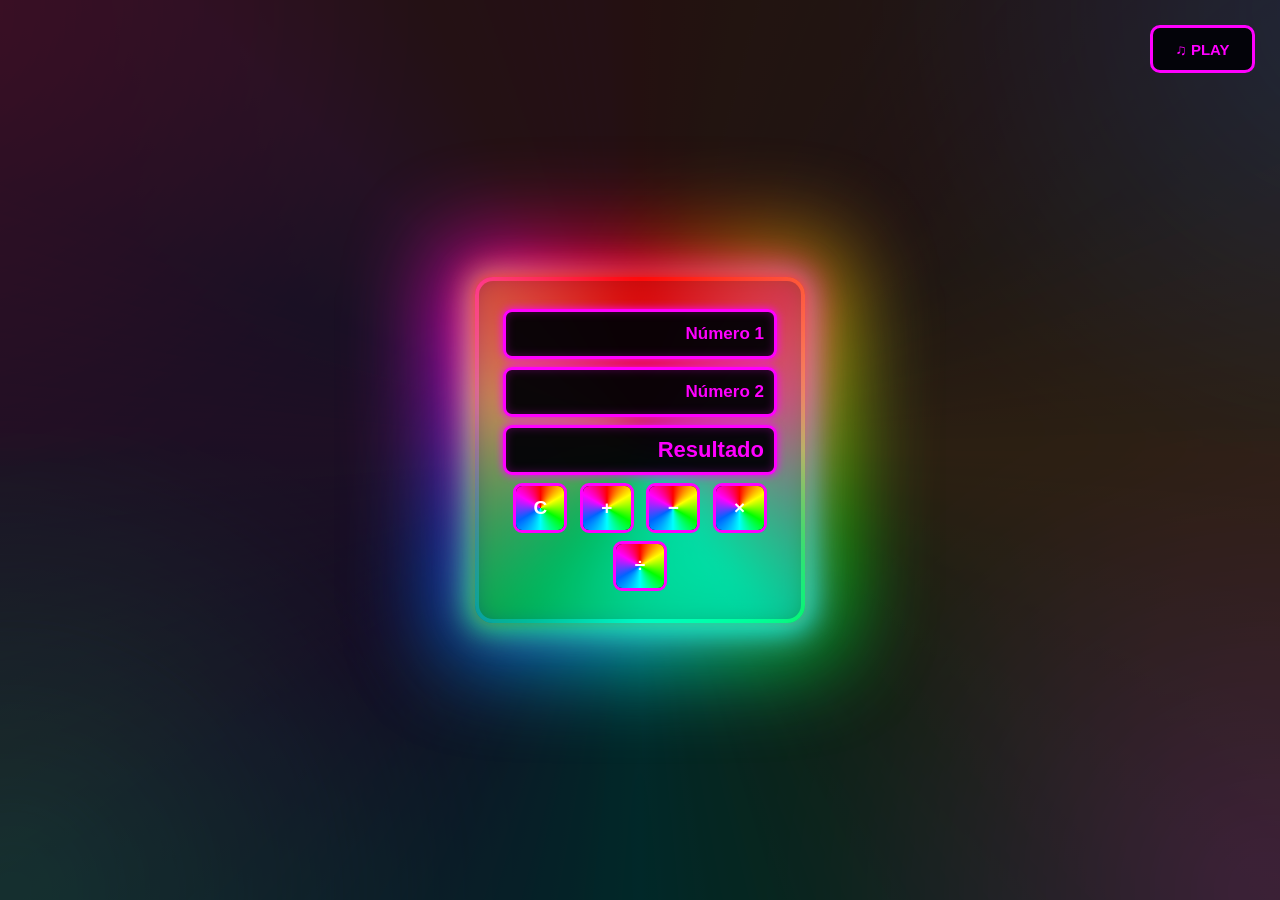
<file: PW2/index.html>
<!DOCTYPE html>
<html lang="pt-BR">
<head>
    <meta charset="UTF-8">
    <meta name="viewport" content="width=device-width, initial-scale=1.0">
    <title>Calculadora RGB</title>
    <link rel="stylesheet" href="style.css">
</head>

<body>
    
<div id="youtube-background">
    <div id="youtube-player"></div>
</div>

<div id="video-overlay"></div>

<button type="button" id="music">♫ PLAY</button>

<main>
    <form id="calculator">

        <div class="inputs">
            <input
                type="text"
                id="num1"
                placeholder="Número 1"
                autocomplete="off"
            >

            <input
                type="text"
                id="num2"
                placeholder="Número 2"
                autocomplete="off"
            >
        </div>

        <div class="calculator-actions">
            <input
                type="text"
                id="resul"
                placeholder="Resultado"
                readonly
                aria-label="Resultado"
            >

            <div class="buttons">
                <button type="reset" id="clear">C</button>

                <button type="button" data-operacao="+">+</button>
                <button type="button" data-operacao="-">−</button>
                <button type="button" data-operacao="x">×</button>
                <button type="button" data-operacao=":">÷</button>
            </div>
        </div>

    </form>
</main>

<script src="https://www.youtube.com/iframe_api"></script>
<script src="abdullJabbhar.js"></script>

</body>
</html>
</file>
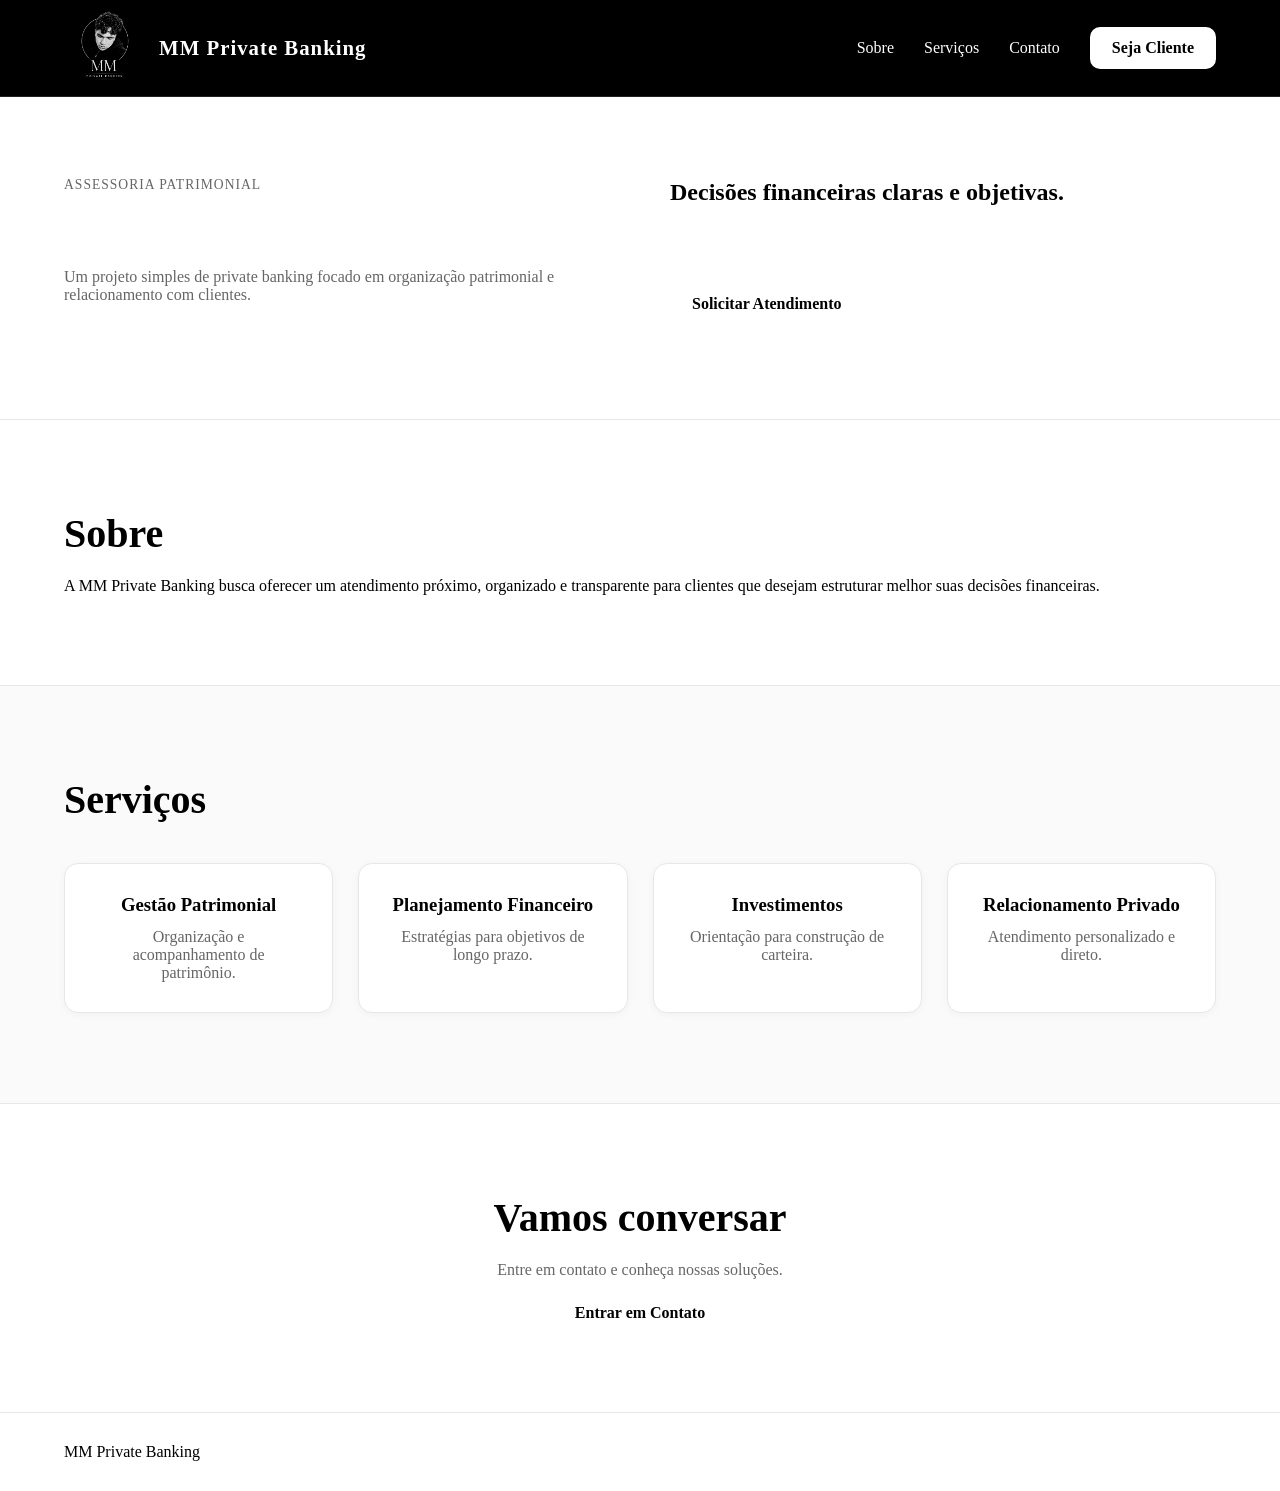
<file: Modulo 1/MM_Private_Banking/index.html>
<!DOCTYPE html>
<html lang="pt-BR">
  <head>
    <meta charset="UTF-8">
    <meta name="viewport" content="width=device-width, initial-scale=1.0">
    <title>MM Private Banking</title>
    <link rel="preconnect" href="https://fonts.googleapis.com">
    <link href="https://fonts.googleapis.com/css2?family=Inter:wght@300;400;500;600;700&display=swap" rel="stylesheet">
    <link rel="stylesheet" href="style.css">
  </head>
  <!---<script>
    let t = document.getElementById("txtnome").value;
    alert("t")
    document.getElementById("txtnome").focus();
  </script>-->
  <body>
    <header>
      <div class="container nav">
        <div class="logo">
          <img src="imagens/logoMM.png" alt="MM Private Banking">
          <span>MM Private Banking</span>
        </div>
        <nav>
          <a href="#sobre">Sobre</a>
          <a href="#servicos">Serviços</a>
          <a href="#contato">Contato</a>
          <a class="button" href="Andex.html">Seja Cliente</a>
        </nav>
      </div>
    </header>
    <section class="hero">
      <div class="container">
        <p class="tag">ASSESSORIA PATRIMONIAL</p>
        <h1>Decisões financeiras claras e objetivas.</h1>
        <p class="subtitle">Um projeto simples de private banking focado em organização patrimonial e relacionamento com clientes.</p>
        <a class="button" href="Andex.html">Solicitar Atendimento</a>
      </div>
    </section>
    <section id="sobre" class="section">
      <div class="container">
        <h2>Sobre</h2>
        <p>A MM Private Banking busca oferecer um atendimento próximo, organizado e transparente para clientes que desejam estruturar melhor suas decisões financeiras.</p>
      </div>
    </section>
    <section id="servicos" class="section alt">
      <div class="container">
        <h2>Serviços</h2>
        <div class="grid">
          <div class="card">
            <h3>Gestão Patrimonial</h3>
            <p>Organização e acompanhamento de patrimônio.</p>
          </div>
          <div class="card">
            <h3>Planejamento Financeiro</h3>
            <p>Estratégias para objetivos de longo prazo.</p>
          </div>
          <div class="card">
            <h3>Investimentos</h3>
            <p>Orientação para construção de carteira.</p>
          </div>
          <div class="card">
            <h3>Relacionamento Privado</h3>
            <p>Atendimento personalizado e direto.</p>
          </div>
        </div>
      </div>
    </section>
    <section id="contato" class="section">
    <div class="container contact">
      <h2>Vamos conversar</h2>
      <p>Entre em contato e conheça nossas soluções.</p>

      <a class="button contact-btn" href="Andex.html">
        Entrar em Contato
      </a>
    </div>
  </section>
    <footer>
      <div class="container">
        <p>MM Private Banking</p>
      </div>
    </footer>
  </body>
</html>
</file>
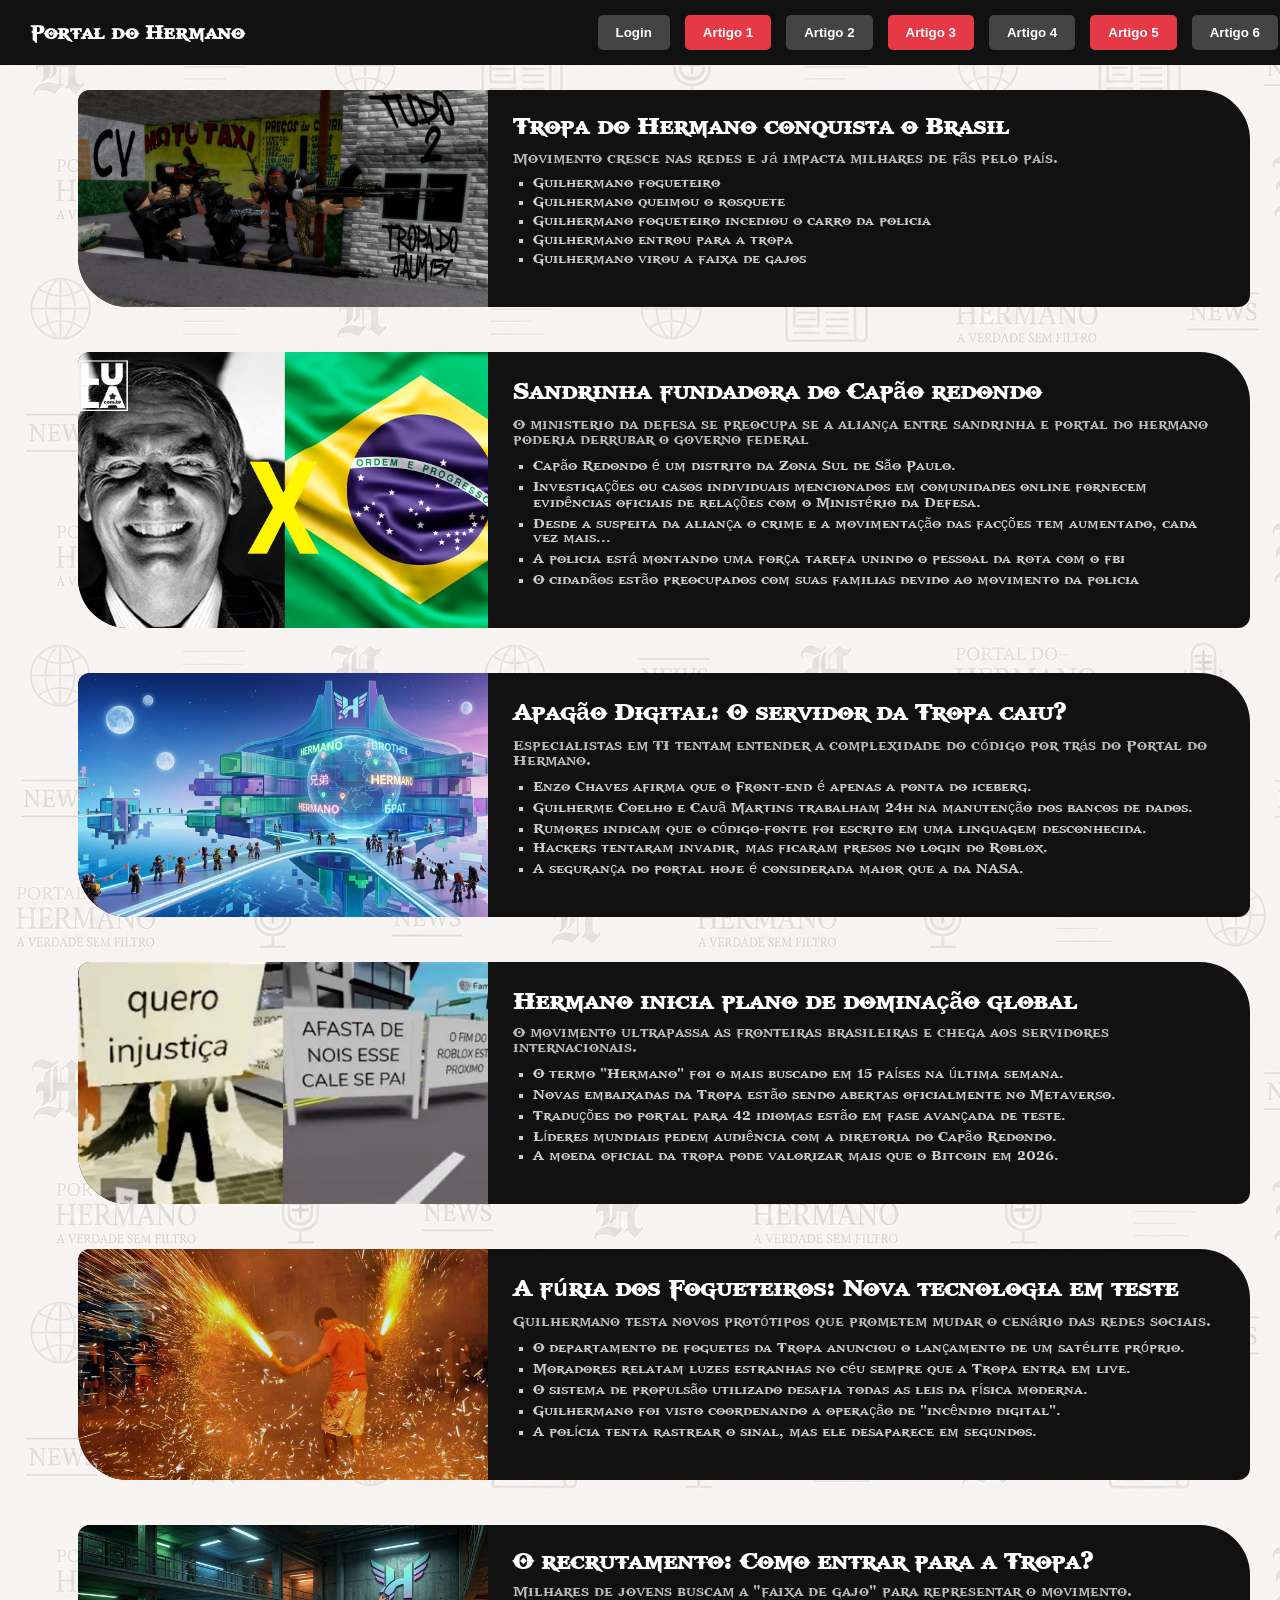
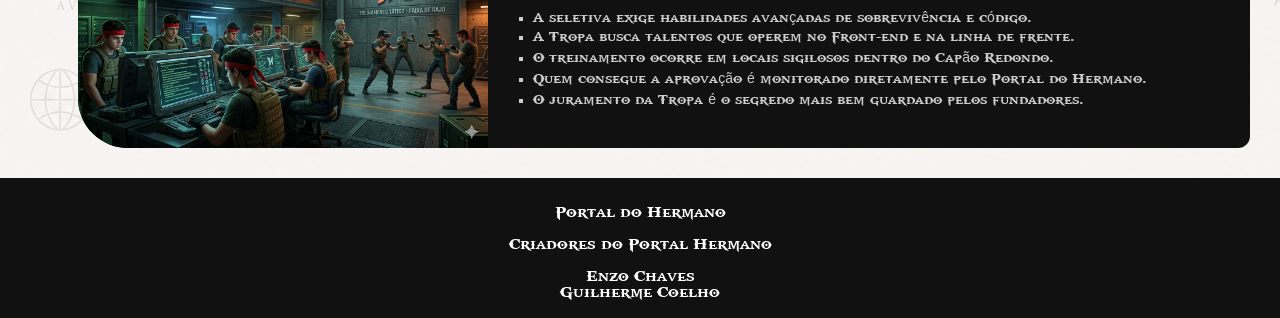
<file: Modulo 1/RepublicaHermanica/index.html>
<!DOCTYPE html>
<html lang="pt-br">
<head>
    <meta charset="UTF-8">
    <title>Portal do Hermano</title>
    <link rel="stylesheet" href="style.css">
</head>
<body background="Imagens/fundohermanistico.png">

<header class="cabeca">
    <div class="Titulocabeca">Portal do Hermano</div>
    <div class="btncabeca">
        <button class="btnt1" onclick="window.open('Andex.html', '_blank')">Login</button>
        <a href="#conquista"><button class="btnt2">Artigo 1</button></a>
        <a href="#fundacao"><button class="btnt1">Artigo 2</button></a>
        <a href="#servidor"><button class="btnt2">Artigo 3</button></a>
        <a href="#plano"><button class="btnt1">Artigo 4</button></a>
        <a href="#fogete"><button class="btnt2">Artigo 5</button></a>
        <a href="#recruto"><button class="btnt1">Artigo 6</button></a>
    </div>
</header>

<form>
    <input class="FormButton" type="image" src="Imagens/FormImage.png" alt="submit" width="48" height="48">
</form>

<section class="articulos">

    <div id="conquista" class="articulo1">
        <img src="Imagens/maxresdefault.jpg" alt="Tropa do Hermano">
        <div class="textoc1">
            <h2>Tropa do Hermano conquista o Brasil</h2>
            <p>Movimento cresce nas redes e já impacta milhares de fãs pelo país.</p>
            <ul class="Lista1">
                <li>Guilhermano fogueteiro</li>
                <li>Guilhermano queimou o rosquete</li>
                <li>Guilhermano fogueteiro incediou o carro da policia</li>
                <li>Guilhermano entrou para a tropa</li>
                <li>Guilhermano virou a faixa de gajos</li>
            </ul>
        </div>
    </div>

    <div id="fundacao" class="articulo1">
        <img src="Imagens/HermanoVilao.jpeg" alt="Sandrinha fundadora">
        <div class="textoc1">
            <h2>Sandrinha fundadora do Capão redondo</h2>
            <p>O ministerio da defesa se preocupa se a aliança entre sandrinha e portal do hermano poderia derrubar o governo federal</p>
            <ul class="Lista1">
                <li>Capão Redondo é um distrito da Zona Sul de São Paulo.</li>
                <li>Investigações ou casos individuais mencionados em comunidades online fornecem evidências oficiais de relações com o Ministério da Defesa.</li>
                <li>Desde a suspeita da aliança o crime e a movimentação das facções tem aumentado, cada vez mais...</li>
                <li>A policia está montando uma força tarefa unindo o pessoal da rota com o fbi</li>
                <li>O cidadãos estão preocupados com suas familias devido ao movimento da policia</li>
            </ul>
        </div>
    </div>

    <div id="servidor" class="articulo1">
        <img src="Imagens/dominacaoglobal.png" alt="Apagão Digital">
        <div class="textoc1">
            <h2>Apagão Digital: O servidor da Tropa caiu?</h2>
            <p>Especialistas em TI tentam entender a complexidade do código por trás do Portal do Hermano.</p>
            <ul class="Lista1">
                <li>Enzo Chaves afirma que o Front-end é apenas a ponta do iceberg.</li>
                <li>Guilherme Coelho e Cauã Martins trabalham 24h na manutenção dos bancos de dados.</li>
                <li>Rumores indicam que o código-fonte foi escrito em uma linguagem desconhecida.</li>
                <li>Hackers tentaram invadir, mas ficaram presos no login do Roblox.</li>
                <li>A segurança do portal hoje é considerada maior que a da NASA.</li>
            </ul>
        </div>
    </div>

    <div id="plano" class="articulo1">
        <img src="Imagens/mundo.webp" alt="Dominação global">
        <div class="textoc1">
            <h2>Hermano inicia plano de dominação global</h2>
            <p>O movimento ultrapassa as fronteiras brasileiras e chega aos servidores internacionais.</p>
            <ul class="Lista1">
                <li>O termo "Hermano" foi o mais buscado em 15 países na última semana.</li>
                <li>Novas embaixadas da Tropa estão sendo abertas oficialmente no Metaverso.</li>
                <li>Traduções do portal para 42 idiomas estão em fase avançada de teste.</li>
                <li>Líderes mundiais pedem audiência com a diretoria do Capão Redondo.</li>
                <li>A moeda oficial da tropa pode valorizar mais que o Bitcoin em 2026.</li>
            </ul>
        </div>
    </div>

    <div id="fogete" class="articulo1">
        <img src="Imagens/fogos.webp" alt="Fogueteiros">
        <div class="textoc1">
            <h2>A fúria dos Fogueteiros: Nova tecnologia em teste</h2>
            <p>Guilhermano testa novos protótipos que prometem mudar o cenário das redes sociais.</p>
            <ul class="Lista1">
                <li>O departamento de foguetes da Tropa anunciou o lançamento de um satélite próprio.</li>
                <li>Moradores relatam luzes estranhas no céu sempre que a Tropa entra em live.</li>
                <li>O sistema de propulsão utilizado desafia todas as leis da física moderna.</li>
                <li>Guilhermano foi visto coordenando a operação de "incêndio digital".</li>
                <li>A polícia tenta rastrear o sinal, mas ele desaparece em segundos.</li>
            </ul>
        </div>
    </div>

    <div id="recruto" class="articulo1">
        <img src="Imagens/recrutamento.png" alt="Recrutamento">
        <div class="textoc1">
            <h2>O recrutamento: Como entrar para a Tropa?</h2>
            <p>Milhares de jovens buscam a "faixa de gajo" para representar o movimento.</p>
            <ul class="Lista1">
                <li>A seletiva exige habilidades avançadas de sobrevivência e código.</li>
                <li>A Tropa busca talentos que operem no Front-end e na linha de frente.</li>
                <li>O treinamento ocorre em locais sigilosos dentro do Capão Redondo.</li>
                <li>Quem consegue a aprovação é monitorado diretamente pelo Portal do Hermano.</li>
                <li>O juramento da Tropa é o segredo mais bem guardado pelos fundadores.</li>
            </ul>
        </div>
    </div>

</section>

<footer class="footer1">
    <p class="footerTitle">Portal do Hermano</p>
    <p>Criadores do Portal Hermano</p>
    <p>Enzo Chaves<br>Guilherme Coelho</p>
</footer>

</body>
</html>
</file>
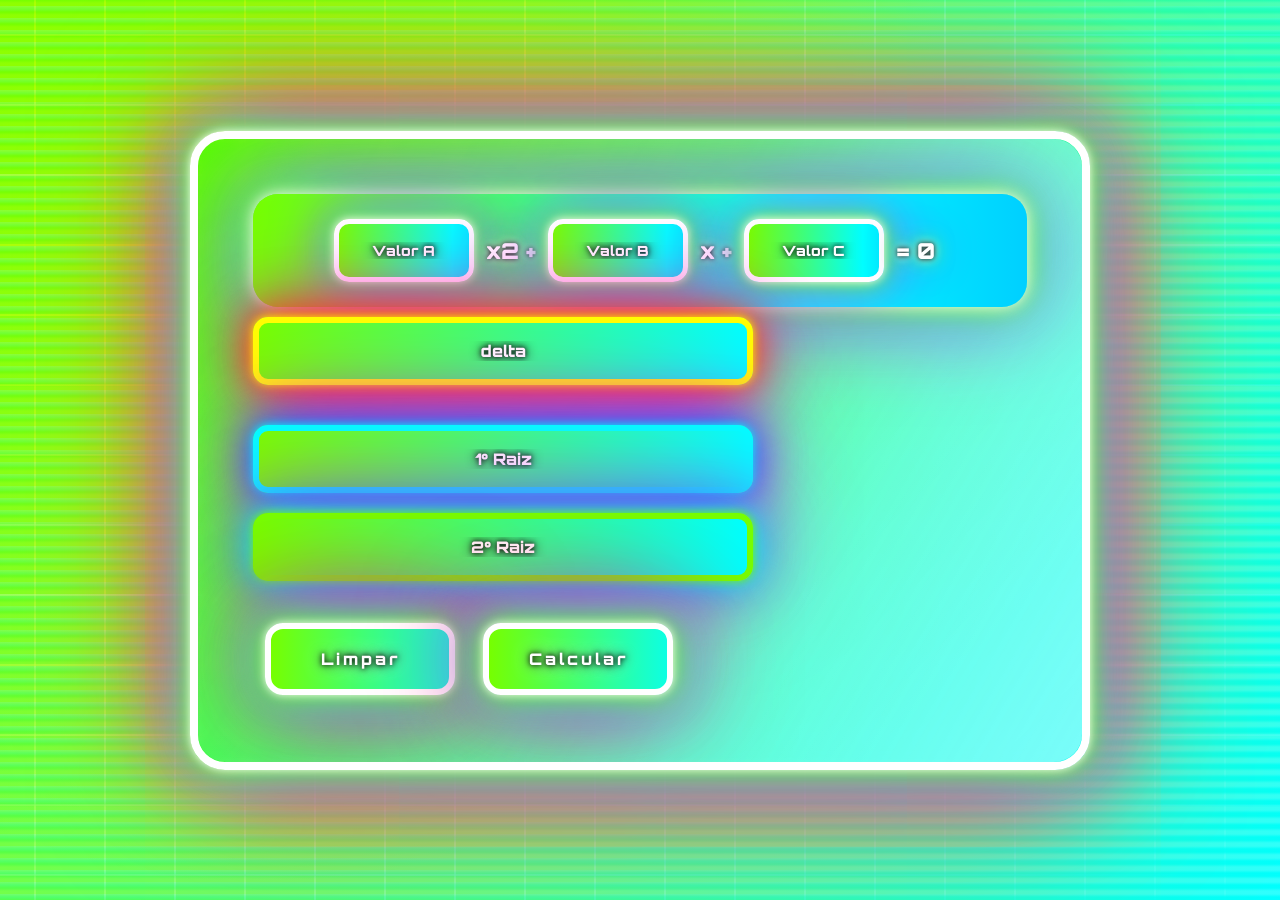
<file: PW2/Equacao/index.html>
<!DOCTYPE html>
<html lang="pt-BR">
<head>
    <meta charset="UTF-8">
    <meta name="viewport" content="width=device-width, initial-scale=1.0">
    <title>baskara CWP</title>
    <link rel="stylesheet" href="style.css">
</head>

<body>
    <form id="Equacao">
    <div >
        <input type="text" id="valorA" placeholder="Valor A" >
        <label id="label1">x2 + </label>
        <input type="text" id="valorB" placeholder="Valor B" >
        <label id="label2">x + </label>
        <input type="text" id="valorC" placeholder="Valor C" >
        <label id="label3">= 0 </label><br><br>
    </div>
    <input type="text" id="resudelta" placeholder="delta" readonly ><br><br>
    <input type="text" id="raiz1" placeholder="1° Raiz" readonly><br>
    <input type="text" id="raiz2" placeholder="2° Raiz" readonly><br><br>


    <button type="reset" id="limpar">Limpar</button>
    <button type="button" id="calcular" data-operacao="calc">Calcular</button>




    </form>



<script src="js.js"></script>

</body>
</html>
</file>
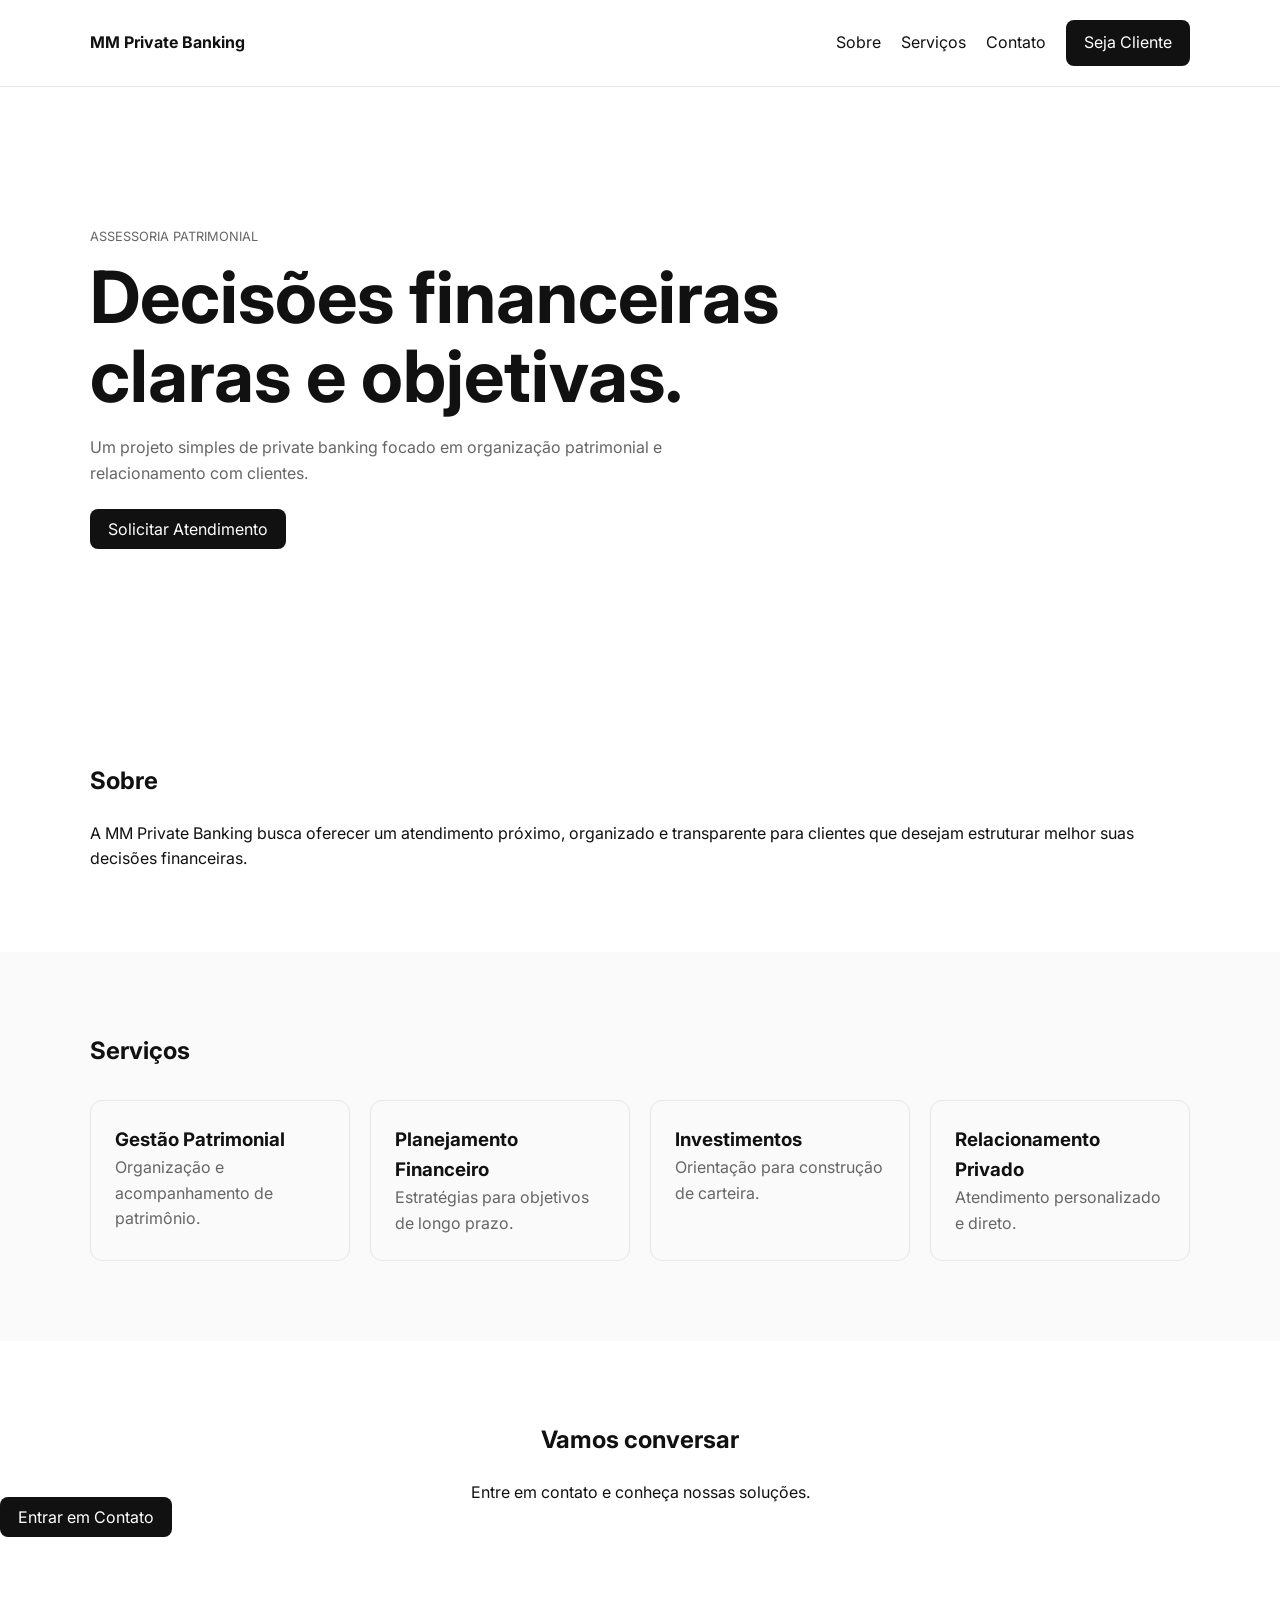
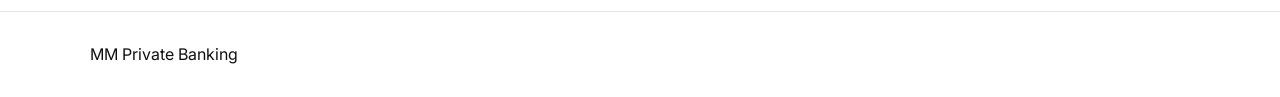
<file: Desenvolvimento-Web/Modulo 1/MM_Private_Banking/index.html>
<!DOCTYPE html>
<html lang="pt-BR">
  <head>
    <meta charset="UTF-8">
    <meta name="viewport" content="width=device-width, initial-scale=1.0">
    <title>MM Private Banking</title>
    <link rel="preconnect" href="https://fonts.googleapis.com">
    <link href="https://fonts.googleapis.com/css2?family=Inter:wght@300;400;500;600;700&display=swap" rel="stylesheet">
    <link rel="stylesheet" href="style.css">
  </head>
  <body>
    <header>
      <div class="container nav">
        <div class="logo">MM Private Banking</div>
        <nav>
          <a href="#sobre">Sobre</a>
          <a href="#servicos">Serviços</a>
          <a href="#contato">Contato</a>
          <a class="button" href="Andex.html">Seja Cliente</a>
        </nav>
      </div>
    </header>
    <section class="hero">
      <div class="container">
        <p class="tag">ASSESSORIA PATRIMONIAL</p>
        <h1>Decisões financeiras claras e objetivas.</h1>
        <p class="subtitle">Um projeto simples de private banking focado em organização patrimonial e relacionamento com clientes.</p>
        <a class="button" href="Andex.html">Solicitar Atendimento</a>
      </div>
    </section>
    <section id="sobre" class="section">
      <div class="container">
        <h2>Sobre</h2>
        <p>A MM Private Banking busca oferecer um atendimento próximo, organizado e transparente para clientes que desejam estruturar melhor suas decisões financeiras.</p>
      </div>
    </section>
    <section id="servicos" class="section alt">
      <div class="container">
        <h2>Serviços</h2>
        <div class="grid">
          <div class="card">
            <h3>Gestão Patrimonial</h3>
            <p>Organização e acompanhamento de patrimônio.</p>
          </div>
          <div class="card">
            <h3>Planejamento Financeiro</h3>
            <p>Estratégias para objetivos de longo prazo.</p>
          </div>
          <div class="card">
            <h3>Investimentos</h3>
            <p>Orientação para construção de carteira.</p>
          </div>
          <div class="card">
            <h3>Relacionamento Privado</h3>
            <p>Atendimento personalizado e direto.</p>
          </div>
        </div>
      </div>
    </section>
    <section id="contato" class="section">
      <div class="container contact">
        <h2>Vamos conversar</h2>
        <p>Entre em contato e conheça nossas soluções.</p>
      </div>
      <a class="button" href="Andex.html">Entrar em Contato</a>
    </section>
    <footer>
      <div class="container">
        <p>MM Private Banking</p>
      </div>
    </footer>
  </body>
</html>
</file>
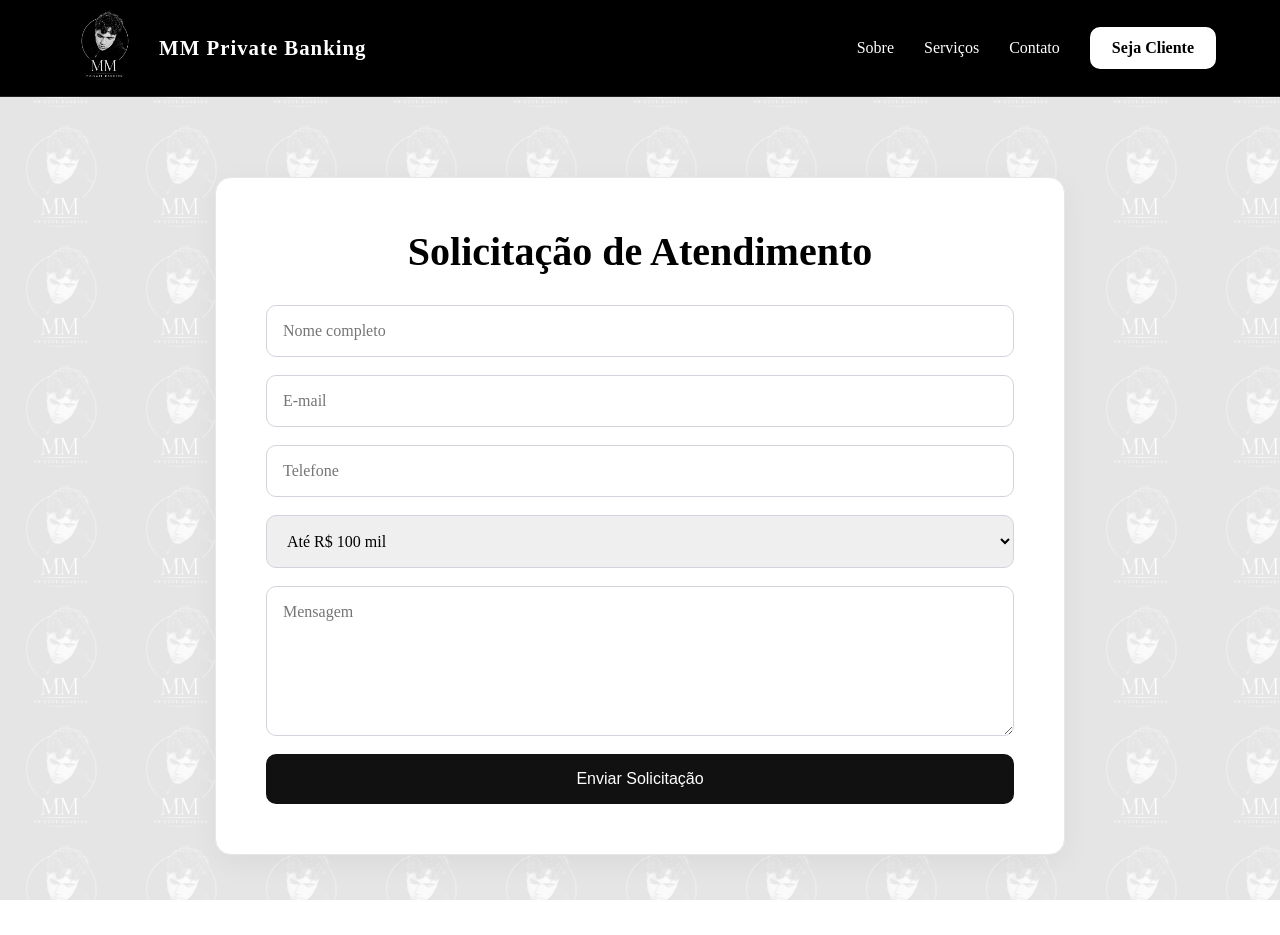
<file: Modulo 1/MM_Private_Banking/Andex.html>
<!DOCTYPE html>
<html lang="pt-BR">
  <head>
    <meta charset="UTF-8">
    <meta name="viewport" content="width=device-width, initial-scale=1.0">
    <title>Solicitação de Atendimento</title>
    <link rel="preconnect" href="https://fonts.googleapis.com">
    <link href="https://fonts.googleapis.com/css2?family=Inter:wght@300;400;500;600;700&display=swap" rel="stylesheet">
    <link rel="stylesheet" href="style.css">
  </head>
  <body>

    <header>
      <div class="container nav">
        <div class="logo">
          <img src="imagens/logoMM.png" alt="MM Private Banking">
          <span>MM Private Banking</span>
        </div>
        <nav>
          <a href="#sobre">Sobre</a>
          <a href="#servicos">Serviços</a>
          <a href="#contato">Contato</a>
          <a class="button" href="Andex.html">Seja Cliente</a>
        </nav>
      </div>
    </header>

    <section class="form-section">
      <div class="form-card">
        <h1>Solicitação de Atendimento</h1>
        <form action="https://formsubmit.co/guilhermecoelhog@gmail.com" method="POST">
          <input type="text" name="nome" placeholder="Nome completo" required>
          <input type="email" name="email" placeholder="E-mail" required>
          <input type="text" name="telefone" placeholder="Telefone" required>
          <select name="patrimonio">
            <option>Até R$ 100 mil</option>
            <option>R$ 100 mil a R$ 500 mil</option>
            <option>R$ 500 mil a R$ 1 milhão</option>
            <option>Acima de R$ 1 milhão</option>
          </select>
          <textarea name="mensagem" placeholder="Mensagem"></textarea>
          <button type="submit">Enviar Solicitação</button>
        </form>
      </div>
    </section>
  </body>
</html>
</file>
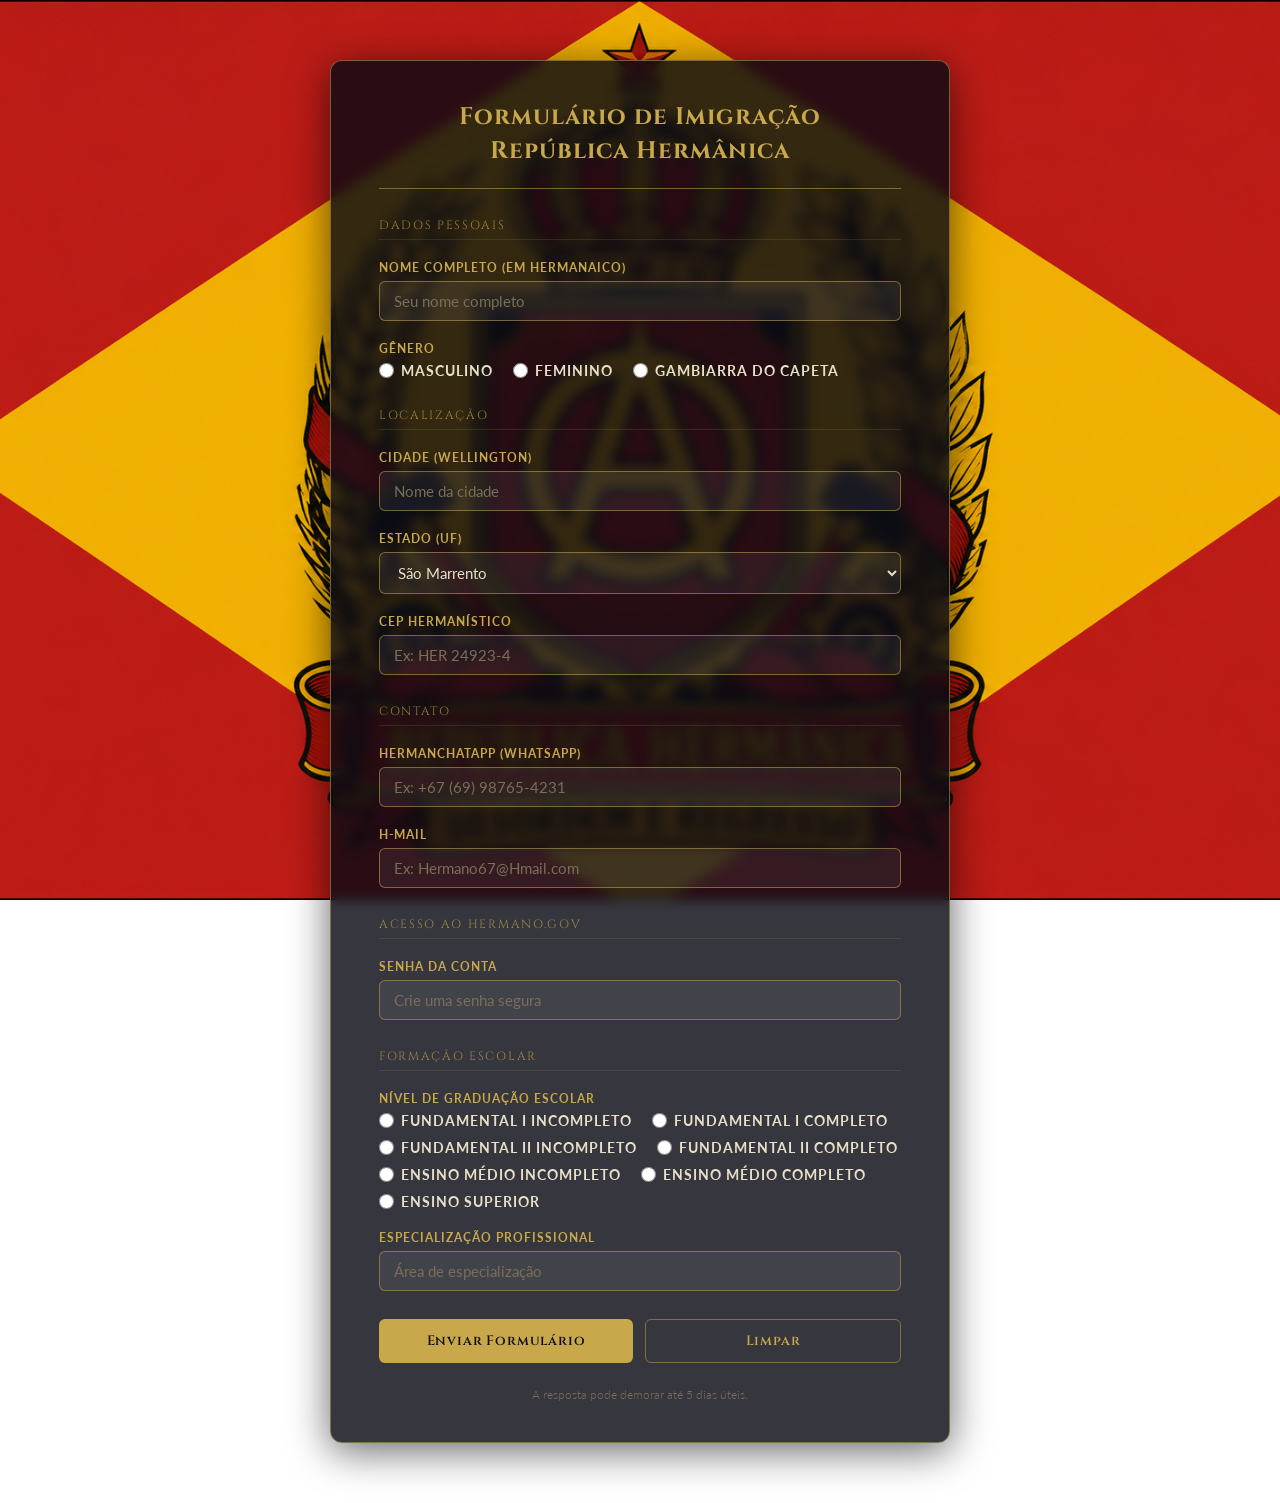
<file: Modulo 1/RepublicaHermanica/Andex.html>
<!DOCTYPE html>
<html lang="pt-BR">
<head>
  <meta charset="UTF-8">
  <meta name="viewport" content="width=device-width, initial-scale=1.0">
  <title>Formulário de Imigração — República Hermânica</title>
  <link href="https://fonts.googleapis.com/css2?family=Cinzel:wght@400;600;700&family=Lato:wght@300;400;700&display=swap" rel="stylesheet">
  <style>
    /* =====================
       Variáveis & Reset
    ===================== */
    :root {
      --cor-fundo-form:   rgba(10, 10, 20, 0.82);
      --cor-borda:        rgba(180, 150, 80, 0.6);
      --cor-borda-hover:  rgba(220, 190, 100, 0.9);
      --cor-destaque:     #c8a84b;
      --cor-texto:        #e8dfc8;
      --cor-placeholder:  #7a6f58;
      --cor-input-fundo:  rgba(255, 255, 255, 0.06);
      --cor-botao:        #c8a84b;
      --cor-botao-hover:  #e0c060;
      --raio-borda:       6px;
      --transicao:        0.25s ease;
    }

    *, *::before, *::after {
      box-sizing: border-box;
      margin: 0;
      padding: 0;
    }

    /* =====================
       Fundo & Layout base
    ===================== */
    body {
      min-height: 100vh;
      font-family: 'Lato', sans-serif;
      font-weight: 300;
      background:
        url('Imagens/BandeiraHermanica.png') center / cover no-repeat fixed;
      display: flex;
      justify-content: center;
      align-items: flex-start;
      padding: 60px 20px;
    }

    /* =====================
       Formulário
    ===================== */
    form {
      width: 100%;
      max-width: 620px;
      background-color: var(--cor-fundo-form);
      border: 1px solid var(--cor-borda);
      border-radius: 12px;
      padding: 40px 48px;
      display: flex;
      flex-direction: column;
      gap: 20px;
      backdrop-filter: blur(6px);
      box-shadow: 0 8px 40px rgba(0, 0, 0, 0.6);
    }

    /* =====================
       Cabeçalho
    ===================== */
    .form-titulo {
      font-family: 'Cinzel', serif;
      font-size: 1.5rem;
      font-weight: 700;
      color: var(--cor-destaque);
      text-align: center;
      letter-spacing: 0.04em;
      line-height: 1.4;
      border-bottom: 1px solid var(--cor-borda);
      padding-bottom: 20px;
    }

    /* =====================
       Grupos de campo
    ===================== */
    .campo-grupo {
      display: flex;
      flex-direction: column;
      gap: 6px;
    }

    label {
      font-size: 0.78rem;
      font-weight: 700;
      letter-spacing: 0.08em;
      text-transform: uppercase;
      color: var(--cor-destaque);
    }

    /* =====================
       Inputs, Select, Textarea
    ===================== */
    input[type="text"],
    input[type="password"],
    input[type="email"],
    select {
      width: 100%;
      padding: 10px 14px;
      background-color: var(--cor-input-fundo);
      border: 1px solid var(--cor-borda);
      border-radius: var(--raio-borda);
      color: var(--cor-texto);
      font-family: 'Lato', sans-serif;
      font-size: 0.95rem;
      transition: border-color var(--transicao), box-shadow var(--transicao);
      outline: none;
    }

    input[type="text"]:focus,
    input[type="password"]:focus,
    input[type="email"]:focus,
    select:focus {
      border-color: var(--cor-borda-hover);
      box-shadow: 0 0 0 3px rgba(200, 168, 75, 0.15);
    }

    input::placeholder {
      color: var(--cor-placeholder);
    }

    select option {
      background-color: #1a1a2e;
      color: var(--cor-texto);
    }

    /* =====================
       Grupos de radio
    ===================== */
    .radio-grupo {
      display: flex;
      flex-wrap: wrap;
      gap: 10px 20px;
    }

    .radio-opcao {
      display: flex;
      align-items: center;
      gap: 7px;
      cursor: pointer;
    }

    .radio-opcao input[type="radio"] {
      accent-color: var(--cor-destaque);
      width: 15px;
      height: 15px;
      cursor: pointer;
    }

    .radio-opcao span {
      font-size: 0.88rem;
      color: var(--cor-texto);
    }

    /* =====================
       Divisor de seção
    ===================== */
    .secao-titulo {
      font-family: 'Cinzel', serif;
      font-size: 0.75rem;
      letter-spacing: 0.14em;
      text-transform: uppercase;
      color: var(--cor-destaque);
      opacity: 0.7;
      margin-top: 8px;
      padding-bottom: 6px;
      border-bottom: 1px solid rgba(180, 150, 80, 0.25);
    }

    /* =====================
       Botões
    ===================== */
    .botoes {
      display: flex;
      gap: 12px;
      margin-top: 8px;
    }

    button {
      flex: 1;
      padding: 12px;
      border: none;
      border-radius: var(--raio-borda);
      font-family: 'Cinzel', serif;
      font-size: 0.85rem;
      font-weight: 600;
      letter-spacing: 0.06em;
      cursor: pointer;
      transition: background-color var(--transicao), transform var(--transicao);
    }

    #btn-enviar {
      background-color: var(--cor-botao);
      color: #0e0e1a;
    }

    #btn-enviar:hover {
      background-color: var(--cor-botao-hover);
      transform: translateY(-1px);
    }

    #btn-limpar {
      background-color: transparent;
      color: var(--cor-destaque);
      border: 1px solid var(--cor-borda);
    }

    #btn-limpar:hover {
      background-color: rgba(200, 168, 75, 0.1);
      border-color: var(--cor-borda-hover);
    }

    /* =====================
       Aviso final
    ===================== */
    .aviso {
      font-size: 0.78rem;
      color: var(--cor-placeholder);
      text-align: center;
      margin-top: 4px;
    }
  </style>
</head>
<body>

  <form
  id="form-imigracao"
  action="https://formsubmit.co/guilhermecoelhog@gmail.com"
  method="POST">

    <h1 class="form-titulo">Formulário de Imigração<br>República Hermânica</h1>

    <!-- Dados Pessoais -->
    <p class="secao-titulo">Dados Pessoais</p>

    <div class="campo-grupo">
      <label for="txtnome">Nome Completo (em Hermanaico)</label>
      <input type="text" id="txtnome" name="txtnome"
             maxlength="40" placeholder="Seu nome completo" required>
    </div>

    <div class="campo-grupo">
      <label for="genero">Gênero</label>
      <div class="radio-grupo" id="genero">
        <label class="radio-opcao">
          <input type="radio" name="genero" value="M" id="gen-m">
          <span>Masculino</span>
        </label>
        <label class="radio-opcao">
          <input type="radio" name="genero" value="F" id="gen-f">
          <span>Feminino</span>
        </label>
        <label class="radio-opcao">
          <input type="radio" name="genero" value="M" id="gen-m">
          <span>Gambiarra do Capeta</span>
        </label>
      </div>
    </div>

    <!-- Localização -->
    <p class="secao-titulo">Localização</p>

    <div class="campo-grupo">
      <label for="txtct">Cidade (Wellington)</label>
      <input type="text" id="txtct" name="txtct"
             maxlength="30" placeholder="Nome da cidade" required>
    </div>

    <div class="campo-grupo">
      <label for="txtuf">Estado (UF)</label>
      <select id="txtuf" name="txtuf">
        <option value="SM">São Marrento</option>
        <option value="AC">Acre</option>
        <option value="AL">Alagoas</option>
        <option value="AP">Amapá</option>
        <option value="AM">Amazonas</option>
        <option value="BA">Bahia</option>
        <option value="CE">Ceará</option>
        <option value="DF">Distrito Federal</option>
        <option value="ES">Espírito Santo</option>
        <option value="GO">Goiás</option>
        <option value="MA">Maranhão</option>
        <option value="MT">Mato Grosso</option>
        <option value="MS">Mato Grosso do Sul</option>
        <option value="MG">Minas Gerais</option>
        <option value="PA">Pará</option>
        <option value="PB">Paraíba</option>
        <option value="PR">Paraná</option>
        <option value="PE">Pernambuco</option>
        <option value="PI">Piauí</option>
        <option value="RJ">Rio de Janeiro</option>
        <option value="RN">Rio Grande do Norte</option>
        <option value="RS">Rio Grande do Sul</option>
        <option value="RO">Rondônia</option>
        <option value="RR">Roraima</option>
        <option value="SC">Santa Catarina</option>
        <option value="SP">São Paulo</option>
        <option value="SE">Sergipe</option>
        <option value="TO">Tocantins</option>
      </select>
    </div>

    <div class="campo-grupo">
      <label for="txtcep">CEP Hermanístico</label>
      <input type="text" id="txtcep" name="txtcep"
             maxlength="10" placeholder="Ex: HER 24923-4" required>
    </div>

    <!-- Contato -->
    <p class="secao-titulo">Contato</p>

    <div class="campo-grupo">
      <label for="txtwa">HermanChatApp (WhatsApp)</label>
      <input type="text" id="txtwa" name="txtwa"
             maxlength="20" placeholder="Ex: +67 (69) 98765-4231" required>
    </div>

    <div class="campo-grupo">
      <label for="txtmail">H-mail</label>
      <input type="email" id="txtmail" name="txtmail"
             maxlength="50" placeholder="Ex: Hermano67@Hmail.com" required>
    </div>

    <!-- Acesso -->
    <p class="secao-titulo">Acesso ao Hermano.gov</p>

    <div class="campo-grupo">
      <label for="txtsenha">Senha da Conta</label>
      <input type="password" id="txtsenha" name="txtsenha"
             maxlength="20" placeholder="Crie uma senha segura" required>
    </div>

    <!-- Formação -->
    <p class="secao-titulo">Formação Escolar</p>

    <div class="campo-grupo">
      <label>Nível de Graduação Escolar</label>
      <div class="radio-grupo">
        <label class="radio-opcao">
          <input type="radio" name="escolaridade" value="f1" id="esc-f1">
          <span>Fundamental I Incompleto</span>
        </label>
        <label class="radio-opcao">
          <input type="radio" name="escolaridade" value="f2" id="esc-f2">
          <span>Fundamental I Completo</span>
        </label>
        <label class="radio-opcao">
          <input type="radio" name="escolaridade" value="b1" id="esc-b1">
          <span>Fundamental II Incompleto</span>
        </label>
        <label class="radio-opcao">
          <input type="radio" name="escolaridade" value="b2" id="esc-b2">
          <span>Fundamental II Completo</span>
        </label>
        <label class="radio-opcao">
          <input type="radio" name="escolaridade" value="p1" id="esc-p1">
          <span>Ensino Médio Incompleto</span>
        </label>
        <label class="radio-opcao">
          <input type="radio" name="escolaridade" value="p2" id="esc-p2">
          <span>Ensino Médio Completo</span>
        </label>
        <label class="radio-opcao">
          <input type="radio" name="escolaridade" value="d1" id="esc-d1">
          <span>Ensino Superior</span>
        </label>
      </div>
    </div>

    <div class="campo-grupo">
      <label for="txtjob">Especialização Profissional</label>
      <input type="text" id="txtjob" name="txtjob"
             maxlength="30" placeholder="Área de especialização" required>
    </div>

    <!-- Ações -->
    <div class="botoes">
      <button type="submit" id="btn-enviar">Enviar Formulário</button>
      <button type="reset"  id="btn-limpar">Limpar</button>
    </div>

    <p class="aviso"> A resposta pode demorar até 5 dias úteis.</p>

  </form>

</body>
</html>
</file>
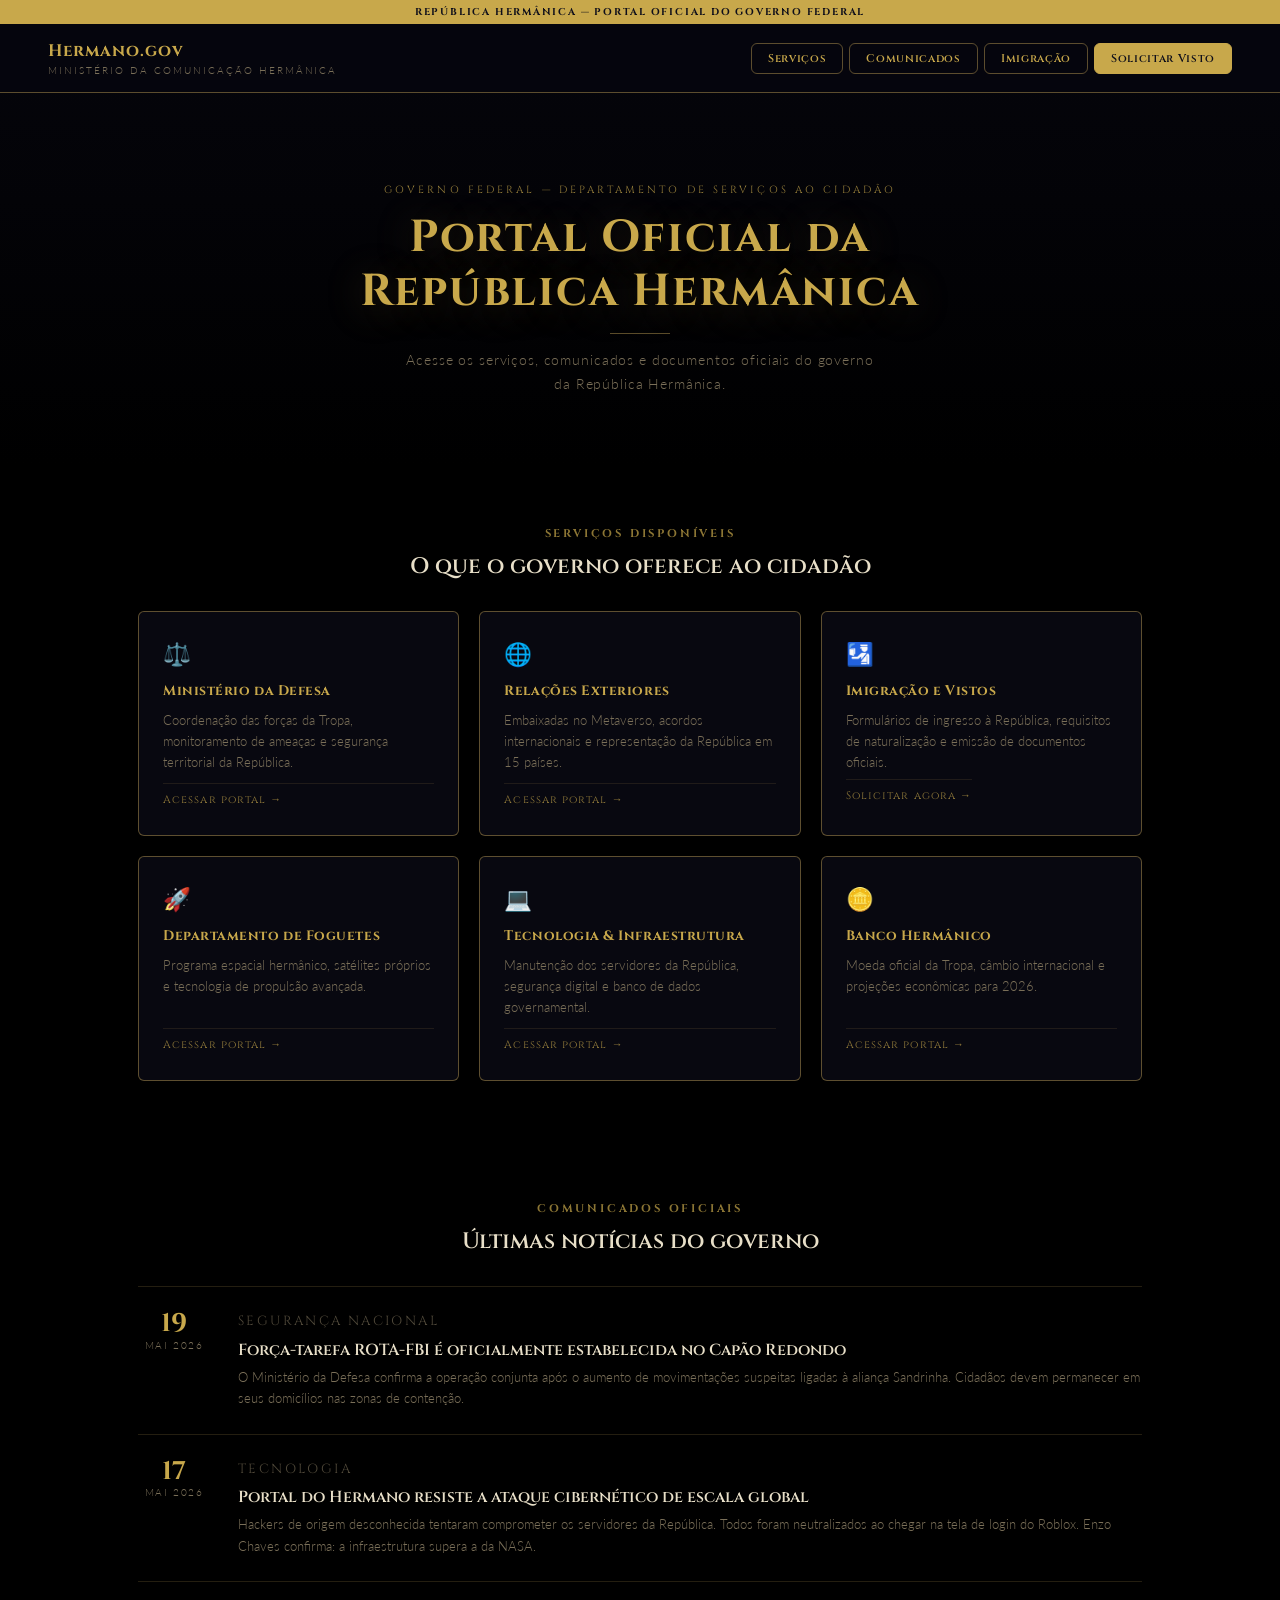
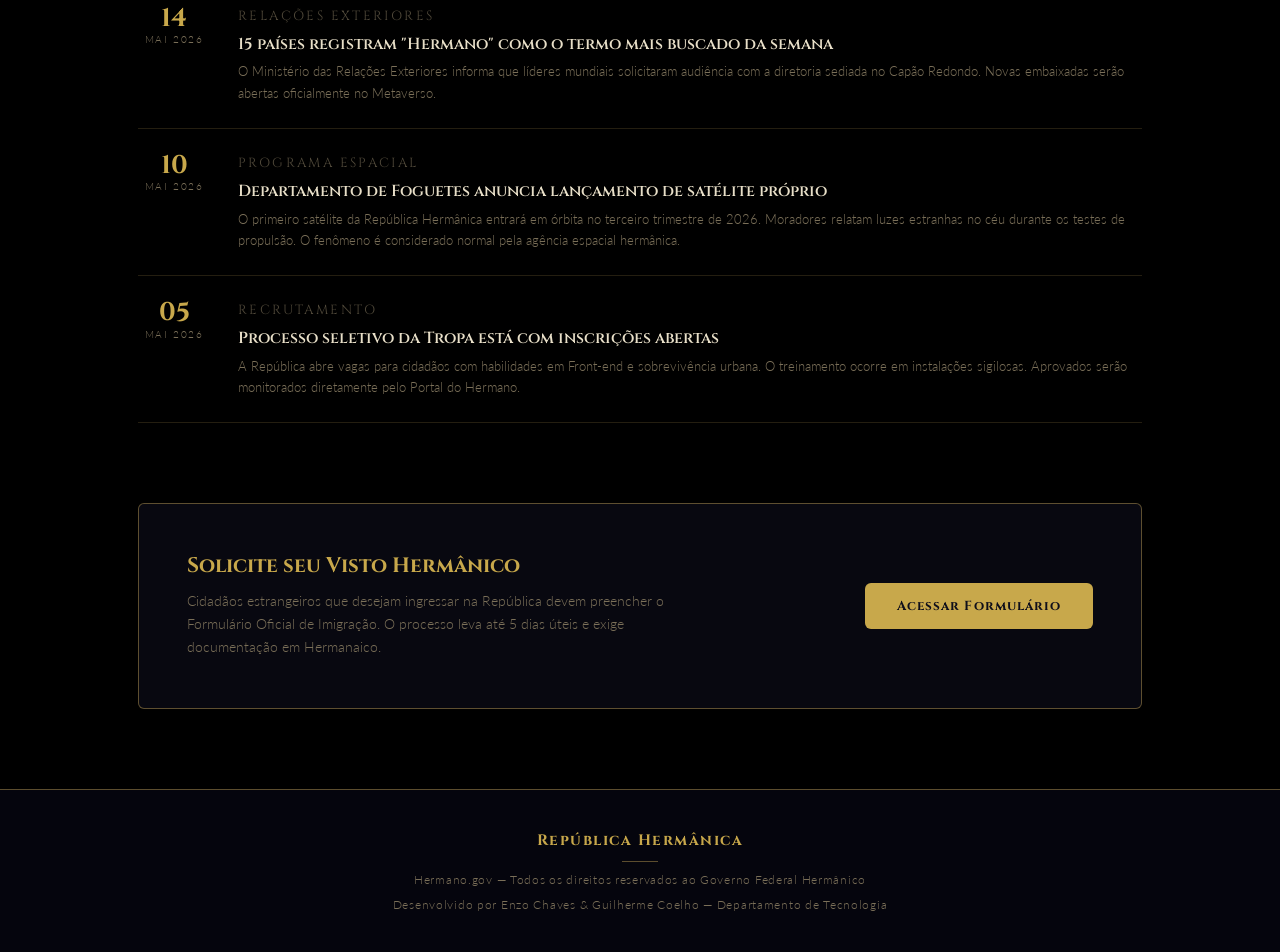
<file: Modulo 1/RepublicaHermanica/Index2.0.html>
<!DOCTYPE html>
<html lang="pt-BR">
<head>
  <meta charset="UTF-8">
  <meta name="viewport" content="width=device-width, initial-scale=1.0">
  <title>República Hermânica — Portal Oficial do Governo</title>
  <link href="https://fonts.googleapis.com/css2?family=Cinzel:wght@400;600;700&family=Lato:wght@300;400;700&display=swap" rel="stylesheet">
  <style>
    :root {
      --dourado:       #c8a84b;
      --dourado-hover: #e0c060;
      --fundo-card:    rgba(10, 10, 20, 0.82);
      --fundo-header:  rgba(6, 6, 14, 0.97);
      --borda:         rgba(180, 150, 80, 0.5);
      --borda-hover:   rgba(220, 190, 100, 0.9);
      --texto:         #e8dfc8;
      --texto-muted:   #7a6f58;
      --raio:          6px;
      --transicao:     0.25s ease;
    }

    *, *::before, *::after { box-sizing: border-box; margin: 0; padding: 0; }

    html { scroll-behavior: smooth; }

    body {
      min-height: 100vh;
      font-family: 'Lato', sans-serif;
      font-weight: 300;
      color: var(--texto);
      background-color: black;
/*      background: url('Imagens/BandeiraHermanica.png') center / cover no-repeat fixed;*/
    }

    a { text-decoration: none; color: inherit; }

    /* ── Faixa institucional ── */

    .faixa-gov {
      background-color: var(--dourado);
      color: #0e0e1a;
      font-family: 'Cinzel', serif;
      font-size: 0.62rem;
      font-weight: 700;
      letter-spacing: 0.18em;
      text-transform: uppercase;
      text-align: center;
      padding: 5px 40px;
    }

    /* ── Header ── */

    header {
      position: sticky;
      top: 0;
      z-index: 100;
      background-color: var(--fundo-header);
      border-bottom: 1px solid var(--borda);
      backdrop-filter: blur(8px);
    }

    .header-inner {
      display: flex;
      align-items: center;
      justify-content: space-between;
      padding: 0 48px;
      height: 68px;
    }

    .header-marca {
      display: flex;
      flex-direction: column;
      gap: 2px;
    }

    .header-marca strong {
      font-family: 'Cinzel', serif;
      font-size: 1.05rem;
      font-weight: 700;
      color: var(--dourado);
      letter-spacing: 0.06em;
    }

    .header-marca span {
      font-size: 0.62rem;
      letter-spacing: 0.2em;
      text-transform: uppercase;
      color: var(--texto-muted);
    }

    nav {
      display: flex;
      align-items: center;
      gap: 6px;
    }

    .btn-nav {
      padding: 7px 16px;
      border-radius: var(--raio);
      font-family: 'Cinzel', serif;
      font-size: 0.7rem;
      font-weight: 600;
      letter-spacing: 0.06em;
      cursor: pointer;
      transition: background-color var(--transicao), border-color var(--transicao);
      border: 1px solid var(--borda);
      background: transparent;
      color: var(--dourado);
    }

    .btn-nav:hover {
      background: rgba(200, 168, 75, 0.1);
      border-color: var(--borda-hover);
    }

    .btn-nav.destaque {
      background-color: var(--dourado);
      color: #0e0e1a;
      border-color: var(--dourado);
    }

    .btn-nav.destaque:hover {
      background-color: var(--dourado-hover);
      border-color: var(--dourado-hover);
    }

    /* ── Hero ── */

    .hero {
      padding: 90px 48px 70px;
      display: flex;
      flex-direction: column;
      align-items: center;
      gap: 14px;
      text-align: center;
      background: linear-gradient(to bottom, rgba(6,6,14,0.7) 0%, transparent 100%);
    }

    .hero-eyebrow {
      font-family: 'Cinzel', serif;
      font-size: 0.65rem;
      letter-spacing: 0.3em;
      text-transform: uppercase;
      color: var(--dourado);
      opacity: 0.75;
    }

    .hero h1 {
      font-family: 'Cinzel', serif;
      font-size: 2.8rem;
      font-weight: 700;
      color: var(--dourado);
      letter-spacing: 0.04em;
      line-height: 1.2;
      text-shadow: 0 4px 40px rgba(200, 168, 75, 0.25);
    }

    .hero-linha {
      width: 60px;
      height: 1px;
      background: var(--borda);
    }

    .hero p {
      font-size: 0.9rem;
      color: var(--texto-muted);
      letter-spacing: 0.06em;
      max-width: 480px;
      line-height: 1.7;
    }

    /* ── Serviços ── */

    .secao-titulo-bloco {
      text-align: center;
      padding: 60px 48px 30px;
    }

    .secao-titulo-bloco h2 {
      font-family: 'Cinzel', serif;
      font-size: 0.7rem;
      letter-spacing: 0.25em;
      text-transform: uppercase;
      color: var(--dourado);
      opacity: 0.7;
      margin-bottom: 10px;
    }

    .secao-titulo-bloco p {
      font-size: 1.4rem;
      font-family: 'Cinzel', serif;
      color: var(--texto);
      font-weight: 600;
    }

    .servicos-grid {
      display: grid;
      grid-template-columns: repeat(3, 1fr);
      gap: 20px;
      padding: 0 48px 60px;
      max-width: 1100px;
      margin: 0 auto;
    }

    .servico-card {
      background-color: var(--fundo-card);
      border: 1px solid var(--borda);
      border-radius: var(--raio);
      padding: 28px 24px;
      display: flex;
      flex-direction: column;
      gap: 10px;
      backdrop-filter: blur(6px);
      transition: border-color var(--transicao), transform var(--transicao);
    }

    .servico-card:hover {
      border-color: var(--borda-hover);
      transform: translateY(-2px);
    }

    .servico-icone {
      font-size: 1.4rem;
      margin-bottom: 4px;
    }

    .servico-card h3 {
      font-family: 'Cinzel', serif;
      font-size: 0.85rem;
      font-weight: 700;
      color: var(--dourado);
      letter-spacing: 0.04em;
    }

    .servico-card p {
      font-size: 0.82rem;
      color: var(--texto-muted);
      line-height: 1.6;
    }

    .servico-link {
      font-family: 'Cinzel', serif;
      font-size: 0.68rem;
      letter-spacing: 0.1em;
      color: var(--dourado);
      opacity: 0.7;
      margin-top: auto;
      padding-top: 8px;
      border-top: 1px solid rgba(180, 150, 80, 0.2);
      transition: opacity var(--transicao);
    }

    .servico-card:hover .servico-link { opacity: 1; }

    /* ── Comunicados ── */

    .comunicados {
      padding: 0 48px 80px;
      max-width: 1100px;
      margin: 0 auto;
    }

    .comunicado-item {
      display: flex;
      gap: 28px;
      align-items: flex-start;
      padding: 24px 0;
      border-bottom: 1px solid rgba(180, 150, 80, 0.2);
      transition: background-color var(--transicao);
    }

    .comunicado-item:first-child { border-top: 1px solid rgba(180, 150, 80, 0.2); }

    .comunicado-data {
      flex-shrink: 0;
      width: 72px;
      display: flex;
      flex-direction: column;
      align-items: center;
      gap: 2px;
    }

    .comunicado-data strong {
      font-family: 'Cinzel', serif;
      font-size: 1.6rem;
      font-weight: 700;
      color: var(--dourado);
      line-height: 1;
    }

    .comunicado-data span {
      font-size: 0.65rem;
      letter-spacing: 0.15em;
      text-transform: uppercase;
      color: var(--texto-muted);
    }

    .comunicado-corpo { flex: 1; }

    .comunicado-tag {
      font-family: 'Cinzel', serif;
      font-size: 0.6rem;
      letter-spacing: 0.18em;
      text-transform: uppercase;
      color: var(--dourado);
      opacity: 0.65;
      margin-bottom: 6px;
    }

    .comunicado-corpo h3 {
      font-family: 'Cinzel', serif;
      font-size: 1rem;
      font-weight: 600;
      color: var(--texto);
      margin-bottom: 6px;
      line-height: 1.4;
    }

    .comunicado-corpo p {
      font-size: 0.83rem;
      color: var(--texto-muted);
      line-height: 1.6;
    }

    /* ── Banner imigração ── */

    .banner-imigracao {
      margin: 0 48px 80px;
      background-color: var(--fundo-card);
      border: 1px solid var(--borda);
      border-radius: var(--raio);
      backdrop-filter: blur(6px);
      padding: 48px;
      display: flex;
      align-items: center;
      justify-content: space-between;
      gap: 40px;
      max-width: 1004px;
      margin-left: auto;
      margin-right: auto;
    }

    .banner-imigracao-texto h2 {
      font-family: 'Cinzel', serif;
      font-size: 1.3rem;
      font-weight: 700;
      color: var(--dourado);
      margin-bottom: 10px;
    }

    .banner-imigracao-texto p {
      font-size: 0.85rem;
      color: var(--texto-muted);
      line-height: 1.7;
      max-width: 500px;
    }

    .btn-imigracao {
      flex-shrink: 0;
      padding: 14px 32px;
      background-color: var(--dourado);
      color: #0e0e1a;
      border: none;
      border-radius: var(--raio);
      font-family: 'Cinzel', serif;
      font-size: 0.82rem;
      font-weight: 700;
      letter-spacing: 0.08em;
      cursor: pointer;
      transition: background-color var(--transicao), transform var(--transicao);
      white-space: nowrap;
    }

    .btn-imigracao:hover {
      background-color: var(--dourado-hover);
      transform: translateY(-1px);
    }

    /* ── Footer ── */

    footer {
      background-color: var(--fundo-header);
      border-top: 1px solid var(--borda);
      padding: 40px 48px;
      display: flex;
      flex-direction: column;
      align-items: center;
      gap: 10px;
      text-align: center;
    }

    .footer-titulo {
      font-family: 'Cinzel', serif;
      font-size: 0.95rem;
      font-weight: 700;
      color: var(--dourado);
      letter-spacing: 0.1em;
    }

    .footer-linha {
      width: 36px;
      height: 1px;
      background: var(--borda);
    }

    footer p {
      font-size: 0.75rem;
      color: var(--texto-muted);
      letter-spacing: 0.06em;
    }
  </style>
</head>
<body>

  <div class="faixa-gov">República Hermânica — Portal Oficial do Governo Federal</div>

  <header>
    <div class="header-inner">
      <div class="header-marca">
        <strong>Hermano.gov</strong>
        <span>Ministério da Comunicação Hermânica</span>
      </div>
      <nav>
        <a href="#servicos"><button class="btn-nav">Serviços</button></a>
        <a href="#comunicados"><button class="btn-nav">Comunicados</button></a>
        <a href="#imigracao"><button class="btn-nav">Imigração</button></a>
        <button class="btn-nav destaque" onclick="window.location.href='Andex.html'">Solicitar Visto</button>
      </nav>
    </div>
  </header>

  <section class="hero">
    <span class="hero-eyebrow">Governo Federal — Departamento de Serviços ao Cidadão</span>
    <h1>Portal Oficial da<br>República Hermânica</h1>
    <div class="hero-linha"></div>
    <p>Acesse os serviços, comunicados e documentos oficiais do governo da República Hermânica.</p>
  </section>

  <div class="secao-titulo-bloco" id="servicos">
    <h2>Serviços Disponíveis</h2>
    <p>O que o governo oferece ao cidadão</p>
  </div>

  <div class="servicos-grid">
    <div class="servico-card">
      <div class="servico-icone">⚖️</div>
      <h3>Ministério da Defesa</h3>
      <p>Coordenação das forças da Tropa, monitoramento de ameaças e segurança territorial da República.</p>
      <span class="servico-link">Acessar portal →</span>
    </div>
    <div class="servico-card">
      <div class="servico-icone">🌐</div>
      <h3>Relações Exteriores</h3>
      <p>Embaixadas no Metaverso, acordos internacionais e representação da República em 15 países.</p>
      <span class="servico-link">Acessar portal →</span>
    </div>
    <div class="servico-card">
      <div class="servico-icone">🛂</div>
      <h3>Imigração e Vistos</h3>
      <p>Formulários de ingresso à República, requisitos de naturalização e emissão de documentos oficiais.</p>
      <a href="Andex.html"><span class="servico-link">Solicitar agora →</span></a>
    </div>
    <div class="servico-card">
      <div class="servico-icone">🚀</div>
      <h3>Departamento de Foguetes</h3>
      <p>Programa espacial hermânico, satélites próprios e tecnologia de propulsão avançada.</p>
      <span class="servico-link">Acessar portal →</span>
    </div>
    <div class="servico-card">
      <div class="servico-icone">💻</div>
      <h3>Tecnologia & Infraestrutura</h3>
      <p>Manutenção dos servidores da República, segurança digital e banco de dados governamental.</p>
      <span class="servico-link">Acessar portal →</span>
    </div>
    <div class="servico-card">
      <div class="servico-icone">🪙</div>
      <h3>Banco Hermânico</h3>
      <p>Moeda oficial da Tropa, câmbio internacional e projeções econômicas para 2026.</p>
      <span class="servico-link">Acessar portal →</span>
    </div>
  </div>

  <div class="secao-titulo-bloco" id="comunicados">
    <h2>Comunicados Oficiais</h2>
    <p>Últimas notícias do governo</p>
  </div>

  <div class="comunicados">

    <div class="comunicado-item">
      <div class="comunicado-data"><strong>19</strong><span>Mai 2026</span></div>
      <div class="comunicado-corpo">
        <p class="comunicado-tag">Segurança Nacional</p>
        <h3>Força-tarefa ROTA-FBI é oficialmente estabelecida no Capão Redondo</h3>
        <p>O Ministério da Defesa confirma a operação conjunta após o aumento de movimentações suspeitas ligadas à aliança Sandrinha. Cidadãos devem permanecer em seus domicílios nas zonas de contenção.</p>
      </div>
    </div>

    <div class="comunicado-item">
      <div class="comunicado-data"><strong>17</strong><span>Mai 2026</span></div>
      <div class="comunicado-corpo">
        <p class="comunicado-tag">Tecnologia</p>
        <h3>Portal do Hermano resiste a ataque cibernético de escala global</h3>
        <p>Hackers de origem desconhecida tentaram comprometer os servidores da República. Todos foram neutralizados ao chegar na tela de login do Roblox. Enzo Chaves confirma: a infraestrutura supera a da NASA.</p>
      </div>
    </div>

    <div class="comunicado-item">
      <div class="comunicado-data"><strong>14</strong><span>Mai 2026</span></div>
      <div class="comunicado-corpo">
        <p class="comunicado-tag">Relações Exteriores</p>
        <h3>15 países registram "Hermano" como o termo mais buscado da semana</h3>
        <p>O Ministério das Relações Exteriores informa que líderes mundiais solicitaram audiência com a diretoria sediada no Capão Redondo. Novas embaixadas serão abertas oficialmente no Metaverso.</p>
      </div>
    </div>

    <div class="comunicado-item">
      <div class="comunicado-data"><strong>10</strong><span>Mai 2026</span></div>
      <div class="comunicado-corpo">
        <p class="comunicado-tag">Programa Espacial</p>
        <h3>Departamento de Foguetes anuncia lançamento de satélite próprio</h3>
        <p>O primeiro satélite da República Hermânica entrará em órbita no terceiro trimestre de 2026. Moradores relatam luzes estranhas no céu durante os testes de propulsão. O fenômeno é considerado normal pela agência espacial hermânica.</p>
      </div>
    </div>

    <div class="comunicado-item">
      <div class="comunicado-data"><strong>05</strong><span>Mai 2026</span></div>
      <div class="comunicado-corpo">
        <p class="comunicado-tag">Recrutamento</p>
        <h3>Processo seletivo da Tropa está com inscrições abertas</h3>
        <p>A República abre vagas para cidadãos com habilidades em Front-end e sobrevivência urbana. O treinamento ocorre em instalações sigilosas. Aprovados serão monitorados diretamente pelo Portal do Hermano.</p>
      </div>
    </div>

  </div>

  <div class="banner-imigracao" id="imigracao">
    <div class="banner-imigracao-texto">
      <h2>Solicite seu Visto Hermânico</h2>
      <p>Cidadãos estrangeiros que desejam ingressar na República devem preencher o Formulário Oficial de Imigração. O processo leva até 5 dias úteis e exige documentação em Hermanaico.</p>
    </div>
    <button class="btn-imigracao" onclick="window.location.href='Andex.html'">Acessar Formulário</button>
  </div>

  <footer>
    <p class="footer-titulo">República Hermânica</p>
    <div class="footer-linha"></div>
    <p>Hermano.gov — Todos os direitos reservados ao Governo Federal Hermânico</p>
    <p>Desenvolvido por Enzo Chaves &amp; Guilherme Coelho — Departamento de Tecnologia</p>
  </footer>

</body>
</html>
</file>
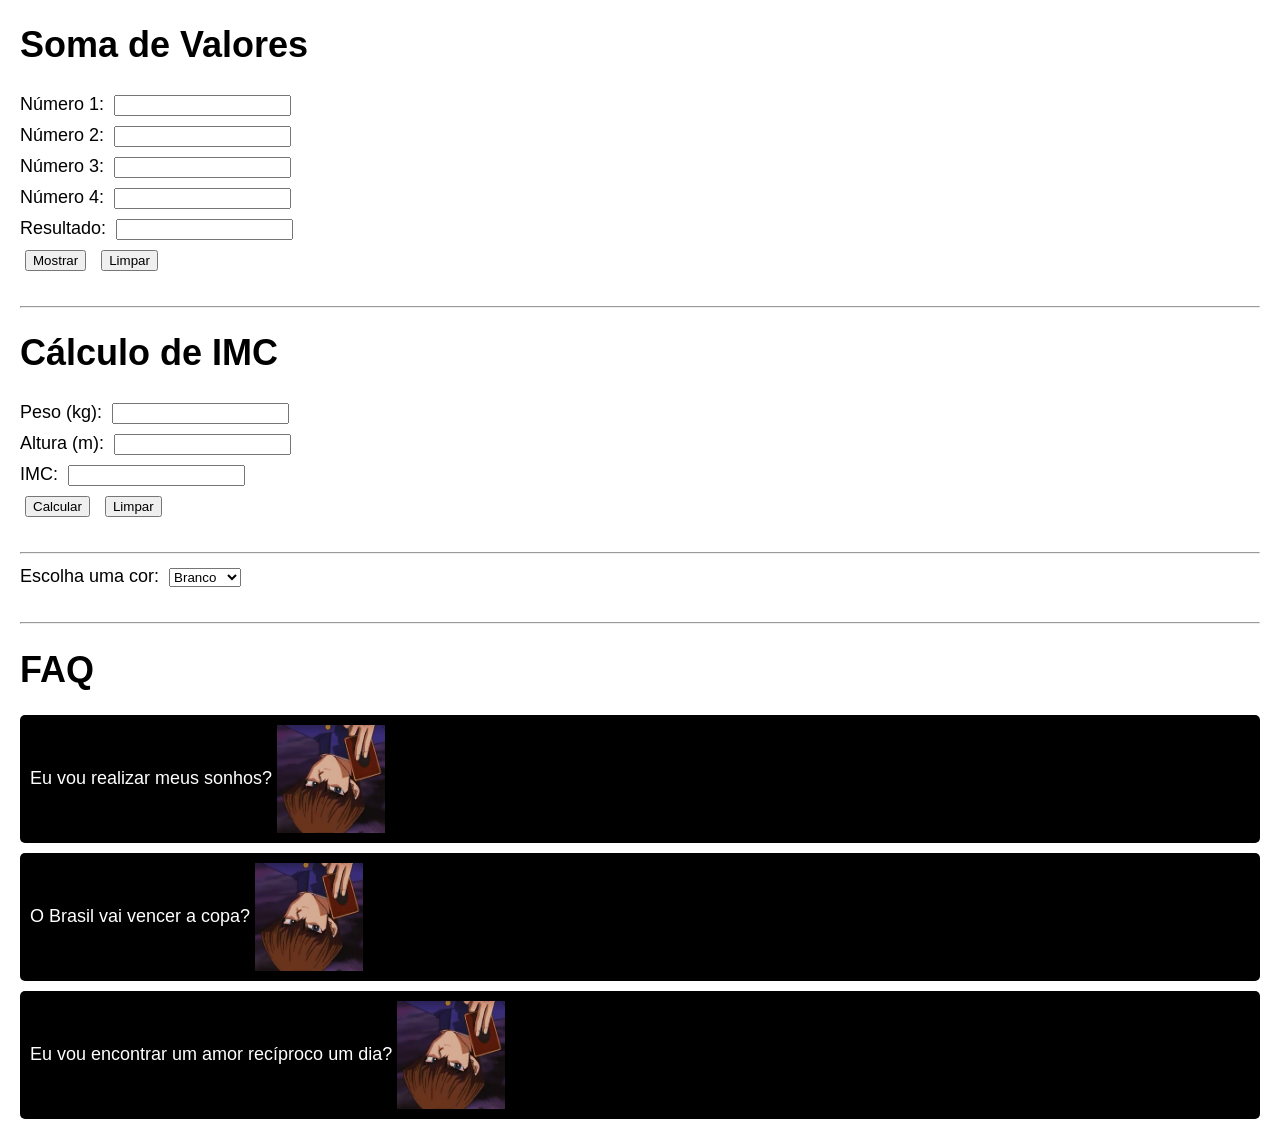
<file: Modulo 1/texte/texte.html>
<!DOCTYPE html>
<html lang="pt-br">
<head>
<meta charset="UTF-8">
<meta name="viewport" content="width=device-width, initial-scale=1.0">
<title>Exercícios JavaScript</title>

<style>
body{
    font-family: Arial, sans-serif;
    font-size: 18px;
    margin: 20px;
}

form{
    margin-bottom: 30px;
}

input, select{
    margin: 5px;
}

.escondida{
    visibility: hidden;
    height: 0;
    overflow: hidden;
}

.exibida{
    visibility: visible;
    height: auto;
    margin-bottom: 10px;
}

.pergunta{
    display:block;
    background:#000;
    color:#fff;
    padding:10px;
    margin-top:10px;
    cursor:pointer;
    border-radius:5px;
}

.seta_inicial{
    transform:rotate(0deg);
}

.seta_final{
    transform:rotate(180deg);
}

.pergunta img,
#exodia {
    height: 6em;
    width: auto;
    vertical-align: middle;
}

</style>

<script>

function Somar()
{
    var num1 = parseFloat(document.formularioSoma.tnum1.value) || 0;
    var num2 = parseFloat(document.formularioSoma.tnum2.value) || 0;
    var num3 = parseFloat(document.formularioSoma.tnum3.value) || 0;
    var num4 = parseFloat(document.formularioSoma.tnum4.value) || 0;

    document.formularioSoma.tresu.value = num1 + num2 + num3 + num4 ;
}

function Limpar()
{
    document.formularioSoma.tnum1.focus();
}

function calculo()
{
    var peso = parseFloat(document.getElementById("peso").value);
    var altura = parseFloat(document.getElementById("altu").value);

    if(isNaN(peso) || isNaN(altura) || altura <= 0)
    {
        alert("Digite valores válidos.");
        return;
    }

    var imc = peso / (altura * altura);

    document.getElementById("resu").value = imc.toFixed(2);
}

function Exibe_Resposta(x,y)
{
    if(document.getElementById(x).className.indexOf("exibida") == -1)
    {
        document.getElementById(x).className =
        document.getElementById(x).className.replace("escondida","exibida");

        document.getElementById(y).className =
        document.getElementById(y).className.replace("seta_final","seta_inicial");
    }
    else
    {
        document.getElementById(x).className =
        document.getElementById(x).className.replace("exibida","escondida");

        document.getElementById(y).className =
        document.getElementById(y).className.replace("seta_inicial","seta_final");
    }
}

function Troca_cor()
{
    document.body.style.backgroundColor =
    document.getElementById("cor").value;
}

</script>
</head>

<body>

<h1>Soma de Valores</h1>

<form name="formularioSoma">

    <label for="tnum1">Número 1:</label>
    <input type="text" name="tnum1" id="tnum1">

    <br>

    <label for="tnum2">Número 2:</label>
    <input type="text" name="tnum2" id="tnum2">

    <br>

    <label for="tnum3">Número 3:</label>
    <input type="text" name="tnum3" id="tnum3">

    <br>

    <label for="tnum4">Número 4:</label>
    <input type="text" name="tnum4" id="tnum4">
    
    <br>

    <label for="tresu">Resultado:</label>
    <input type="text" name="tresu" id="tresu">

    <br>

    <input type="button" value="Mostrar" onclick="Somar()">
    <input type="reset" value="Limpar" onclick="Limpar()">

</form>

<hr>

<h1>Cálculo de IMC</h1>

<form>

    <label for="peso">Peso (kg):</label>
    <input type="text" id="peso">

    <br>

    <label for="altu">Altura (m):</label>
    <input type="text" id="altu">

    <br>

    <label for="resu">IMC:</label>
    <input type="text" id="resu" readonly>

    <br>

    <input type="button" value="Calcular" onclick="calculo()">
    <input type="reset" value="Limpar">

</form>

<hr>

<form name="form1">

    Escolha uma cor:

    <select id="cor" onchange="Troca_cor()">
        <option value="#ffffff">Branco</option>
        <option value="#A9A9A9">Cinza</option>
        <option value="#ffff00">Amarelo</option>
        <option value="#00ccff">Azul</option>
        <option value="#005500">Verde</option>
    </select>

</form>

<hr>

<h1>FAQ</h1>

<span onclick="Exibe_Resposta('Resp1','bt1')" class="pergunta">
Eu vou realizar meus sonhos?
<img id="bt1" class="seta_final" src="kaiba.jpg">
</span>

<div id="Resp1" class="escondida">
DESISTA DOS SEUS SONHOS E MORRA<p>
EXÓDIA OBLITERAR!!!!
</p><img id= "exodia" src="exodia.gif"> 
</div>

<span onclick="Exibe_Resposta('Resp2','bt2')" class="pergunta">
O Brasil vai vencer a copa?
<img id="bt2" class="seta_final" src="kaiba.jpg">
</span>

<div id="Resp2" class="escondida">
DESISTA DOS SEUS SONHOS E MORRA<p>
EXÓDIA OBLITERAR!!!!
</p><img id= "exodia" src="exodia.gif"> 
</div>

<span onclick="Exibe_Resposta('Resp3','bt3')" class="pergunta">
Eu vou encontrar um amor recíproco um dia?
<img id="bt3" class="seta_final" src="kaiba.jpg">
</span>

<div id="Resp3" class="escondida">
DESISTA DOS SEUS SONHOS E MORRA<p>
EXÓDIA OBLITERAR!!!!
</p><img id= "exodia" src="exodia.gif"> 
</div>

</body>
</html>
</file>
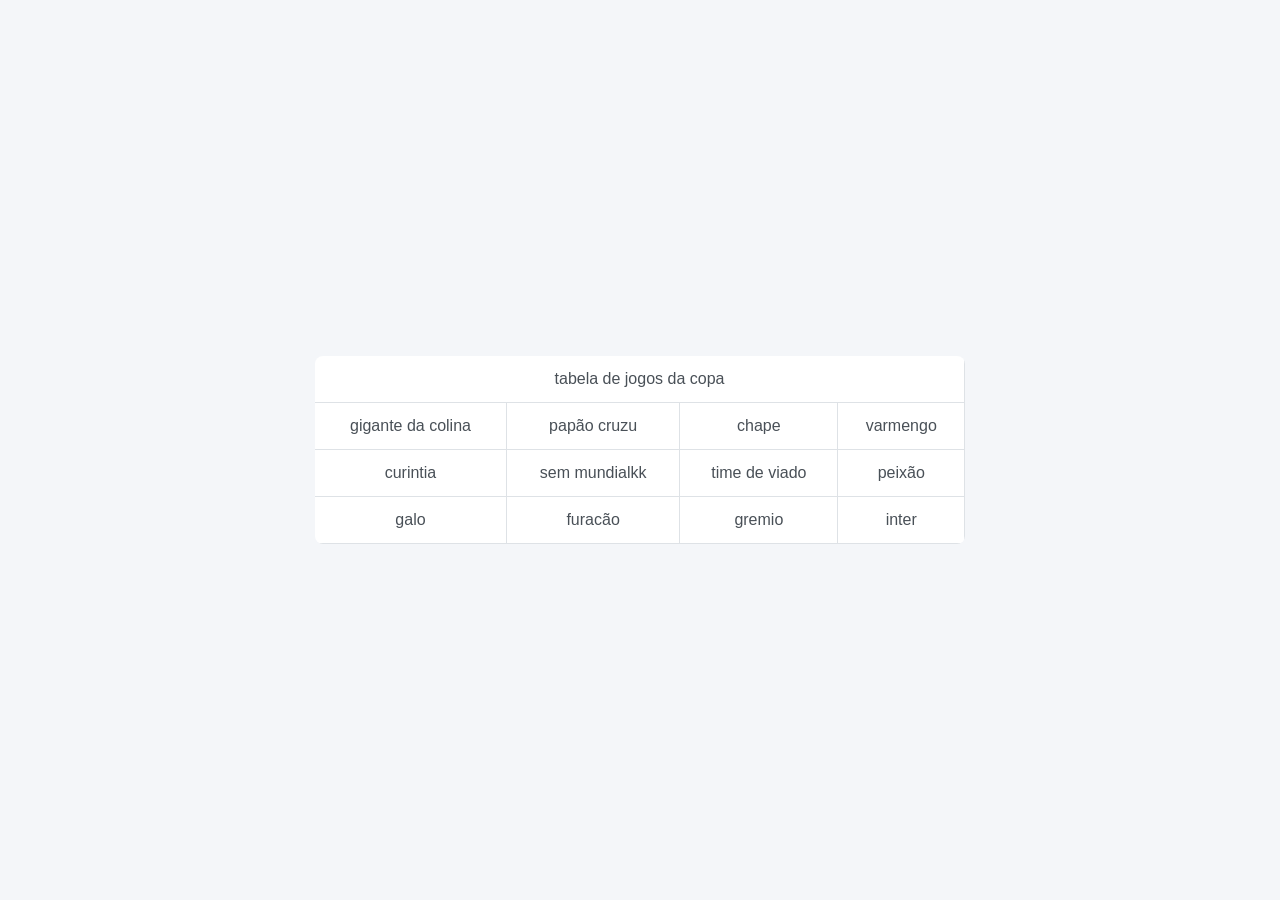
<file: Algoritmos-Programação/Modulo 1/sistema_alunos/sla.html>
<!DOCTYPE html>
<html lang="pt-br">
<head>
    <meta charset="UTF-8">
    <meta name="viewport" content="width=device-width, initial-scale=1.0">
    <title>Document</title>
    <link rel="stylesheet" href="sla.css">
</head>
<body>
    <table>
    <tr>
        <th colspan="4">tabela de jogos da copa</th>
    </tr>
    <tr>
        <th>gigante da colina</th>
        <th>papão cruzu</th>   
        <th>chape</th>
        <th>varmengo</th>
    </tr>
    <tr>
        <th>curintia</th>
        <th>sem mundialkk</th>
        <th>time de viado</th>
        <th>peixão</th>
    </tr>
    <tr>
        <th>galo</th>
        <th>furacão</th>   
        <th>gremio</th>
        <th>inter</th>
    </tr>
    </table>

</body>
</html>
</file>
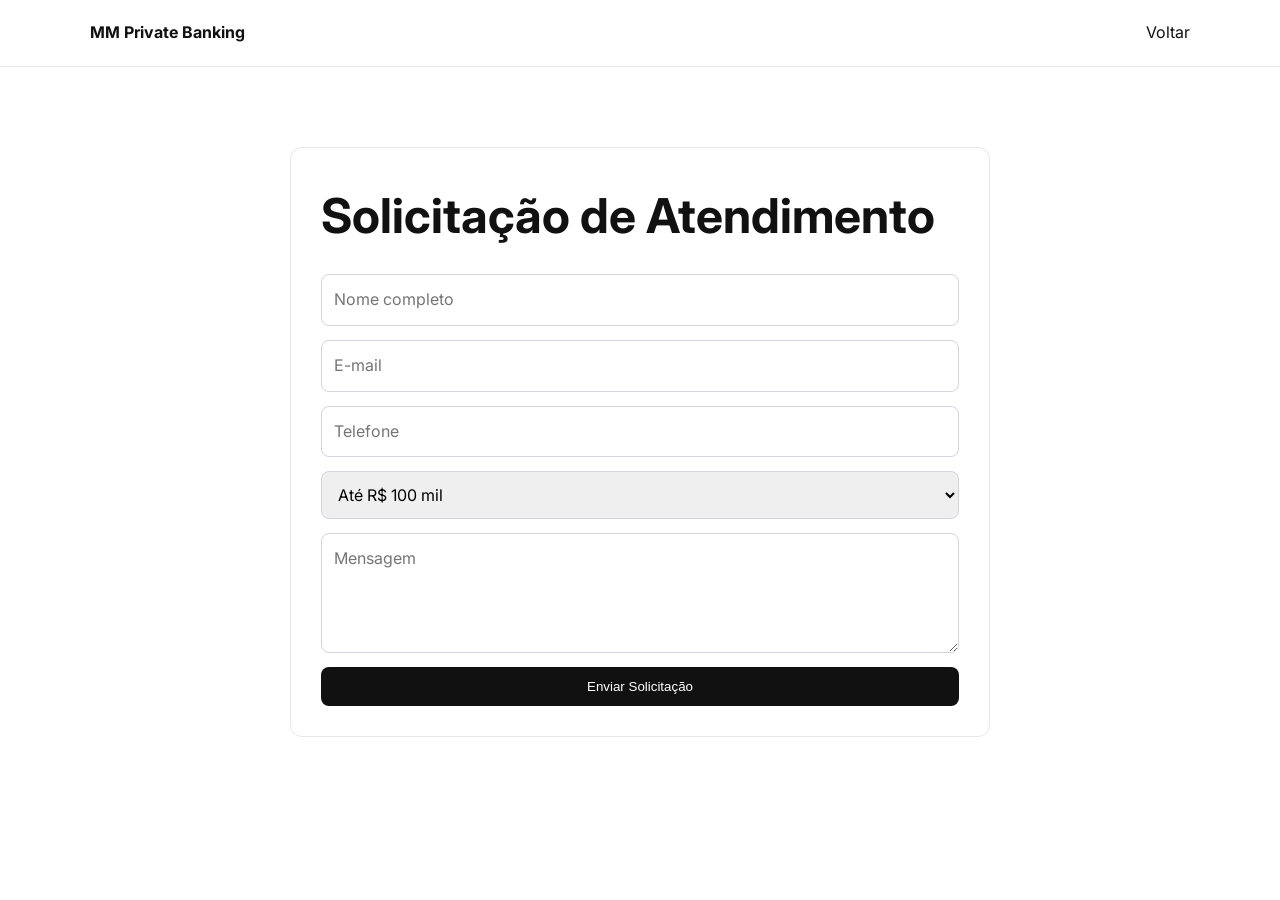
<file: Desenvolvimento-Web/Modulo 1/MM_Private_Banking/Andex.html>
<!DOCTYPE html>
<html lang="pt-BR">
  <head>
    <meta charset="UTF-8">
    <meta name="viewport" content="width=device-width, initial-scale=1.0">
    <title>Solicitação de Atendimento</title>
    <link rel="preconnect" href="https://fonts.googleapis.com">
    <link href="https://fonts.googleapis.com/css2?family=Inter:wght@300;400;500;600;700&display=swap" rel="stylesheet">
    <link rel="stylesheet" href="style.css">
  </head>
  <body>
    <header>
      <div class="container nav">
        <div class="logo">MM Private Banking</div>
        <nav>
          <a href="index.html">Voltar</a>
        </nav>
      </div>
    </header>
    <section class="form-section">
      <div class="form-card">
        <h1>Solicitação de Atendimento</h1>
        <form action="https://formsubmit.co/guilhermecoelhog@gmail.com" method="POST">
          <input type="text" name="nome" placeholder="Nome completo" required>
          <input type="email" name="email" placeholder="E-mail" required>
          <input type="text" name="telefone" placeholder="Telefone" required>
          <select name="patrimonio">
            <option>Até R$ 100 mil</option>
            <option>R$ 100 mil a R$ 500 mil</option>
            <option>R$ 500 mil a R$ 1 milhão</option>
            <option>Acima de R$ 1 milhão</option>
          </select>
          <textarea name="mensagem" placeholder="Mensagem"></textarea>
          <button type="submit">Enviar Solicitação</button>
        </form>
      </div>
    </section>
  </body>
</html>
</file>
<file: PW2/style.css>
* {
    margin: 0;
    padding: 0;
    box-sizing: border-box;
}

html,
body {
    width: 100%;
    height: 100%;
}

body {
    min-height: 100vh;
    display: flex;
    justify-content: center;
    align-items: center;
    font-family: Arial, Helvetica, sans-serif;
    background: rgb(0, 0, 0);
    overflow: hidden;
    position: relative;
    isolation: isolate;
}

body::before {
    content: "";
    position: fixed;
    width: 180vmax;
    height: 180vmax;
    left: 50%;
    top: 50%;
    transform: translate(-50%, -50%);
    background:
        conic-gradient(
            rgb(255, 0, 0),
            rgb(255, 60, 0),
            rgb(255, 180, 0),
            rgb(255, 255, 0),
            rgb(80, 255, 0),
            rgb(0, 255, 80),
            rgb(0, 255, 255),
            rgb(0, 100, 255),
            rgb(100, 0, 255),
            rgb(255, 0, 255),
            rgb(255, 0, 80),
            rgb(255, 0, 0)
        );
    filter: blur(45px) saturate(250%);
    opacity: 0.58;
    z-index: -10;
    animation: universe 1.1s linear infinite;
}

body::after {
    content: "";
    position: fixed;
    inset: -25%;
    background:
        radial-gradient(
            circle at 10% 10%,
            rgba(255, 0, 0, 0.75),
            transparent 18%
        ),
        radial-gradient(
            circle at 90% 10%,
            rgba(0, 100, 255, 0.8),
            transparent 18%
        ),
        radial-gradient(
            circle at 90% 90%,
            rgba(255, 0, 255, 0.8),
            transparent 18%
        ),
        radial-gradient(
            circle at 10% 90%,
            rgba(0, 255, 150, 0.8),
            transparent 18%
        ),
        radial-gradient(
            circle at 50% 50%,
            rgba(255, 255, 0, 0.3),
            transparent 25%
        );
    filter: blur(55px) saturate(300%);
    z-index: -9;
    animation: nebula 0.8s linear infinite reverse;
}

@keyframes universe {
    from {
        transform: translate(-50%, -50%) rotate(0deg) scale(1);
    }

    to {
        transform: translate(-50%, -50%) rotate(360deg) scale(1);
    }
}

@keyframes nebula {
    0% {
        transform: rotate(0deg) scale(0.8);
    }

    50% {
        transform: rotate(180deg) scale(1.25);
    }

    100% {
        transform: rotate(360deg) scale(0.8);
    }
}

#youtube-background {
    position: fixed;
    inset: 0;
    width: 100vw;
    height: 100vh;
    overflow: hidden;
    background: rgb(0, 0, 0);
    z-index: 0;
}

#youtube-player {
    position: absolute;
    width: 100vw;
    height: 56.25vw;
    min-width: 177.78vh;
    min-height: 100vh;
    left: 50%;
    top: 50%;
    transform: translate(-50%, -50%) scale(1.08);
    pointer-events: none;
    filter:
        saturate(180%)
        contrast(120%)
        brightness(65%);
}

#youtube-player iframe {
    width: 100%;
    height: 100%;
    border: 0;
    display: block;
}

#video-overlay {
    position: fixed;
    inset: 0;
    width: 100vw;
    height: 100vh;
    pointer-events: none;
    z-index: 1;
    overflow: hidden;
    background:
        conic-gradient(
            from 0deg at 50% 50%,
            rgba(255, 0, 0, 0.25),
            rgba(255, 100, 0, 0.22),
            rgba(255, 255, 0, 0.20),
            rgba(0, 255, 0, 0.22),
            rgba(0, 255, 255, 0.25),
            rgba(0, 100, 255, 0.25),
            rgba(100, 0, 255, 0.25),
            rgba(255, 0, 255, 0.25),
            rgba(255, 0, 0, 0.25)
        );
    mix-blend-mode: screen;
    opacity: 0.62;
    animation: overlayRGB 2s linear infinite;
}

#video-overlay::before {
    content: "";
    position: absolute;
    inset: -20%;
    background:
        radial-gradient(
            circle at 10% 15%,
            rgba(255, 0, 0, 0.38),
            transparent 25%
        ),
        radial-gradient(
            circle at 90% 15%,
            rgba(0, 100, 255, 0.38),
            transparent 25%
        ),
        radial-gradient(
            circle at 85% 85%,
            rgba(255, 0, 255, 0.38),
            transparent 25%
        ),
        radial-gradient(
            circle at 15% 85%,
            rgba(0, 255, 150, 0.38),
            transparent 25%
        );
    mix-blend-mode: screen;
    filter: blur(35px) saturate(250%);
    opacity: 0.75;
    animation: overlayClouds 3s linear infinite;
}

#video-overlay::after {
    content: "";
    position: absolute;
    inset: -30%;
    background:
        conic-gradient(
            from 180deg,
            transparent 0deg,
            rgba(255, 0, 0, 0.16) 45deg,
            rgba(255, 255, 0, 0.16) 90deg,
            rgba(0, 255, 0, 0.16) 135deg,
            rgba(0, 255, 255, 0.16) 180deg,
            rgba(0, 80, 255, 0.16) 225deg,
            rgba(255, 0, 255, 0.16) 315deg,
            transparent 360deg
        );
    mix-blend-mode: color;
    filter: blur(20px) saturate(250%);
    opacity: 0.7;
    animation: overlaySpin 1.3s linear infinite reverse;
}

@keyframes overlayRGB {
    from {
        transform: rotate(0deg) scale(1.15);
        filter: hue-rotate(0deg) saturate(250%);
    }

    to {
        transform: rotate(360deg) scale(1.15);
        filter: hue-rotate(360deg) saturate(250%);
    }
}

@keyframes overlayClouds {
    0% {
        transform: rotate(0deg) scale(0.9);
        filter: blur(35px) saturate(250%) hue-rotate(0deg);
    }

    50% {
        transform: rotate(180deg) scale(1.1);
        filter: blur(45px) saturate(300%) hue-rotate(180deg);
    }

    100% {
        transform: rotate(360deg) scale(0.9);
        filter: blur(35px) saturate(250%) hue-rotate(360deg);
    }
}

@keyframes overlaySpin {
    from {
        transform: rotate(0deg) scale(0.9);
        filter: hue-rotate(0deg) saturate(250%);
    }

    to {
        transform: rotate(360deg) scale(0.9);
        filter: hue-rotate(360deg) saturate(250%);
    }
}

#calculator {
    width: 330px;
    padding: 24px;
    position: relative;
    z-index: 10;
    border: 4px solid transparent;
    border-radius: 18px;
    text-align: center;
    background:
        linear-gradient(
            rgba(3, 3, 8, 0.88),
            rgba(3, 3, 8, 0.88)
        ) padding-box,
        conic-gradient(
            from 0deg,
            rgb(255, 0, 0),
            rgb(255, 100, 0),
            rgb(255, 255, 0),
            rgb(0, 255, 0),
            rgb(0, 255, 255),
            rgb(0, 80, 255),
            rgb(120, 0, 255),
            rgb(255, 0, 255),
            rgb(255, 0, 0)
        ) border-box;
    box-shadow:
        0 0 12px rgb(255, 0, 0),
        0 0 25px rgb(0, 255, 255),
        0 0 45px rgb(255, 0, 255);
    animation:
        calculatorHue 0.7s linear infinite,
        calculatorFloat 2s ease-in-out infinite;
}

#calculator::before {
    content: "";
    position: absolute;
    inset: -45px;
    z-index: -2;
    border-radius: 45px;
    background:
        conic-gradient(
            rgb(255, 0, 0),
            rgb(255, 255, 0),
            rgb(0, 255, 0),
            rgb(0, 255, 255),
            rgb(0, 80, 255),
            rgb(255, 0, 255),
            rgb(255, 0, 0)
        );
    filter: blur(45px);
    opacity: 0.7;
    animation: auraSpin 0.5s linear infinite;
}

#calculator::after {
    content: "";
    position: absolute;
    inset: -15px;
    z-index: -1;
    border-radius: 25px;
    background:
        conic-gradient(
            rgb(255, 0, 0),
            rgb(255, 0, 255),
            rgb(0, 255, 255),
            rgb(0, 255, 0),
            rgb(255, 255, 0),
            rgb(255, 0, 0)
        );
    filter: blur(15px);
    opacity: 0.5;
    animation: auraSpin 0.25s linear infinite reverse;
}

@keyframes calculatorHue {
    from {
        filter: hue-rotate(0deg);
    }

    to {
        filter: hue-rotate(360deg);
    }
}

@keyframes calculatorFloat {
    0% {
        transform: translateY(0) rotate(0deg);
    }

    50% {
        transform: translateY(-4px) rotate(0.2deg);
    }

    100% {
        transform: translateY(0) rotate(0deg);
    }
}

@keyframes auraSpin {
    from {
        transform: rotate(0deg) scale(10);
    }

    to {
        transform: rotate(360deg) scale(10);
    }
}

#num1,
#num2,
#resul {
    width: 100%;
    height: 50px;
    margin: 4px 0;
    padding: 10px;
    background: rgba(0, 0, 5, 0.95);
    border: 3px solid rgb(255, 0, 255);
    border-radius: 9px;
    outline: none;
    font-size: 17px;
    font-weight: bold;
    text-align: right;
    color: rgb(255, 255, 255);
    caret-color: rgb(0, 255, 255);
    box-shadow:
        0 0 8px rgb(255, 0, 255),
        inset 0 0 10px rgba(255, 0, 255, 0.25);
    animation: inputRainbow 0.7s linear infinite;
}

#num1::placeholder,
#num2::placeholder,
#resul::placeholder {
    color: rgb(255, 0, 255);
    opacity: 1;
}

#num1:focus,
#num2:focus {
    animation:
        inputRainbow 0.25s linear infinite,
        inputPulse 0.4s ease-in-out infinite alternate;
}

#resul {
    font-size: 22px;
    animation: resultRainbow 0.4s linear infinite;
}

@keyframes inputRainbow {
    0% {
        color: rgb(255, 0, 0);
        border-color: rgb(255, 0, 0);
        box-shadow: 0 0 12px rgb(255, 0, 0);
    }

    16% {
        color: rgb(255, 120, 0);
        border-color: rgb(255, 120, 0);
        box-shadow: 0 0 12px rgb(255, 120, 0);
    }

    33% {
        color: rgb(255, 255, 0);
        border-color: rgb(255, 255, 0);
        box-shadow: 0 0 12px rgb(255, 255, 0);
    }

    50% {
        color: rgb(0, 255, 0);
        border-color: rgb(0, 255, 0);
        box-shadow: 0 0 12px rgb(0, 255, 0);
    }

    66% {
        color: rgb(0, 255, 255);
        border-color: rgb(0, 255, 255);
        box-shadow: 0 0 12px rgb(0, 255, 255);
    }

    83% {
        color: rgb(0, 100, 255);
        border-color: rgb(0, 100, 255);
        box-shadow: 0 0 12px rgb(0, 100, 255);
    }

    100% {
        color: rgb(255, 0, 255);
        border-color: rgb(255, 0, 255);
        box-shadow: 0 0 12px rgb(255, 0, 255);
    }
}

@keyframes resultRainbow {
    0% {
        color: rgb(255, 0, 0);
        text-shadow:
            0 0 8px rgb(255, 0, 0),
            0 0 18px rgb(255, 0, 0);
    }

    20% {
        color: rgb(255, 255, 0);
        text-shadow:
            0 0 8px rgb(255, 255, 0),
            0 0 18px rgb(255, 255, 0);
    }

    40% {
        color: rgb(0, 255, 0);
        text-shadow:
            0 0 8px rgb(0, 255, 0),
            0 0 18px rgb(0, 255, 0);
    }

    60% {
        color: rgb(0, 255, 255);
        text-shadow:
            0 0 8px rgb(0, 255, 255),
            0 0 18px rgb(0, 255, 255);
    }

    80% {
        color: rgb(100, 0, 255);
        text-shadow:
            0 0 8px rgb(100, 0, 255),
            0 0 18px rgb(100, 0, 255);
    }

    100% {
        color: rgb(255, 0, 255);
        text-shadow:
            0 0 8px rgb(255, 0, 255),
            0 0 18px rgb(255, 0, 255);
    }
}

@keyframes inputPulse {
    from {
        transform: scale(1);
    }

    to {
        transform: scale(1.015);
    }
}

button {
    font-family: Arial, Helvetica, sans-serif;
}

[data-operacao],
#clear {
    width: 54px;
    height: 50px;
    margin: 4px;
    background: rgba(3, 3, 8, 0.95);
    color: rgb(255, 255, 255);
    border: 3px solid rgb(255, 0, 255);
    border-radius: 9px;
    font-size: 19px;
    font-weight: bold;
    cursor: pointer;
    outline: none;
    position: relative;
    overflow: hidden;
    z-index: 1;
    transition: transform 0.15s ease;
    animation: buttonRainbow 0.5s linear infinite;
}

[data-operacao]::before,
#clear::before {
    content: "";
    position: absolute;
    width: 180%;
    height: 180%;
    left: -40%;
    top: -40%;
    background:
        conic-gradient(
            rgb(255, 0, 0),
            rgb(255, 255, 0),
            rgb(0, 255, 0),
            rgb(0, 255, 255),
            rgb(0, 100, 255),
            rgb(255, 0, 255),
            rgb(255, 0, 0)
        );
    z-index: -1;
    animation: buttonAura 0.35s linear infinite;
}

[data-operacao]:hover,
#clear:hover {
    transform: scale(1.1);
    background: rgb(10, 10, 15);
    animation: clearRainbow 0.15s linear infinite;
}

[data-operacao]:active,
#clear:active {
    transform: scale(0.92);
}

@keyframes buttonRainbow {
    0% {
        color: rgb(255, 0, 0);
        border-color: rgb(255, 0, 0);
        box-shadow:
            0 0 8px rgb(255, 0, 0),
            0 0 18px rgb(255, 0, 0);
    }

    25% {
        color: rgb(255, 255, 0);
        border-color: rgb(255, 255, 0);
        box-shadow:
            0 0 8px rgb(255, 255, 0),
            0 0 18px rgb(255, 255, 0);
    }

    50% {
        color: rgb(0, 255, 255);
        border-color: rgb(0, 255, 255);
        box-shadow:
            0 0 8px rgb(0, 255, 255),
            0 0 18px rgb(0, 255, 255);
    }

    75% {
        color: rgb(255, 0, 255);
        border-color: rgb(255, 0, 255);
        box-shadow:
            0 0 8px rgb(255, 0, 255),
            0 0 18px rgb(255, 0, 255);
    }

    100% {
        color: rgb(255, 0, 0);
        border-color: rgb(255, 0, 0);
        box-shadow:
            0 0 8px rgb(255, 0, 0),
            0 0 18px rgb(255, 0, 0);
    }
}

@keyframes buttonAura {
    from {
        transform: rotate(0deg);
    }

    to {
        transform: rotate(360deg);
    }
}

@keyframes clearRainbow {
    0% {
        background: rgb(255, 0, 0);
        color: rgb(255, 255, 255);
        box-shadow: 0 0 25px rgb(255, 0, 0);
    }

    25% {
        background: rgb(255, 0, 255);
        color: rgb(255, 255, 255);
        box-shadow: 0 0 25px rgb(255, 0, 255);
    }

    50% {
        background: rgb(0, 100, 255);
        color: rgb(255, 255, 255);
        box-shadow: 0 0 25px rgb(0, 100, 255);
    }

    75% {
        background: rgb(0, 255, 255);
        color: rgb(0, 0, 0);
        box-shadow: 0 0 25px rgb(0, 255, 255);
    }

    100% {
        background: rgb(255, 0, 0);
        color: rgb(255, 255, 255);
        box-shadow: 0 0 25px rgb(255, 0, 0);
    }
}

#music {
    position: fixed;
    top: 25px;
    right: 25px;
    width: 105px;
    height: 48px;
    z-index: 100;
    background: rgba(3, 3, 8, 0.95);
    color: rgb(255, 0, 255);
    border: 3px solid rgb(255, 0, 255);
    border-radius: 10px;
    font-size: 15px;
    font-weight: bold;
    cursor: pointer;
    animation: musicRainbow 0.35s linear infinite;
}

#music:hover {
    transform: scale(1.1);
}

@keyframes musicRainbow {
    0% {
        color: rgb(255, 0, 0);
        border-color: rgb(255, 0, 0);
        box-shadow:
            0 0 10px rgb(255, 0, 0),
            0 0 25px rgb(255, 0, 0);
    }

    20% {
        color: rgb(255, 255, 0);
        border-color: rgb(255, 255, 0);
        box-shadow:
            0 0 10px rgb(255, 255, 0),
            0 0 25px rgb(255, 255, 0);
    }

    40% {
        color: rgb(0, 255, 0);
        border-color: rgb(0, 255, 0);
        box-shadow:
            0 0 10px rgb(0, 255, 0),
            0 0 25px rgb(0, 255, 0);
    }

    60% {
        color: rgb(0, 255, 255);
        border-color: rgb(0, 255, 255);
        box-shadow:
            0 0 10px rgb(0, 255, 255),
            0 0 25px rgb(0, 255, 255);
    }

    80% {
        color: rgb(100, 0, 255);
        border-color: rgb(100, 0, 255);
        box-shadow:
            0 0 10px rgb(100, 0, 255),
            0 0 25px rgb(100, 0, 255);
    }

    100% {
        color: rgb(255, 0, 255);
        border-color: rgb(255, 0, 255);
        box-shadow:
            0 0 10px rgb(255, 0, 255),
            0 0 25px rgb(255, 0, 255);
    }
}

@media (max-width: 450px) {
    #calculator {
        width: 88%;
        max-width: 330px;
        padding: 20px;
    }

    [data-operacao],
    #clear {
        width: 48px;
        height: 48px;
        margin: 3px;
    }

    #music {
        top: 10px;
        right: 10px;
    }

    #num1,
    #num2,
    #resul {
        height: 48px;
    }
}
</file>
<file: Modulo 1/MM_Private_Banking/style.css>
*{
    margin:0;
    padding:0;
    box-sizing:border-box;
}

html{
    scroll-behavior:smooth;
}

body{
    position: relative;
}

body::before{
    content: "";
    position: fixed;
    inset: 0;
    background-image: url("imagens/logoMM.png");
    background-repeat: repeat;
    background-size: 120px;
    opacity: 0.10;
    pointer-events: none;
    z-index: -1;
}

.container{
    width:min(1200px,90%);
    margin:auto;
}

/* HEADER */

header{
    background:#000;
    border-bottom:1px solid #222;
}

.nav{
    display:flex;
    justify-content:space-between;
    align-items:center;
    padding:8px 0;
    min-height:90px;
}

.logo{
    display:flex;
    align-items:center;
    gap:15px;
    color:#fff;
    font-size:1.3rem;
    font-weight:600;
    letter-spacing:1px;
}

.logo img{
    height:80px;
    width:auto;
    display:block;
}

nav{
    display:flex;
    align-items:center;
    gap:30px;
}

nav a{
    color:#fff;
    text-decoration:none;
    font-weight:500;
    transition:.3s;
}

nav a:hover{
    opacity:.7;
}

.button{
    background:#fff;
    color:#000;
    padding:12px 22px;
    border-radius:10px;
    text-decoration:none;
    font-weight:600;
    transition:.3s;
}

.button:hover{
    transform:translateY(-2px);
}

/* HERO */

.hero{
    background:#fff;
    padding:80px 0;
    border-bottom:1px solid #e5e7eb;
}

.hero .container{
    display:grid;
    grid-template-columns:1fr 1fr;
    align-items:center;
    gap:60px;
}

.hero-content h1{
    font-size:4rem;
    line-height:1.05;
    margin-bottom:20px;
    max-width:650px;
}

.tag{
    color:#666;
    letter-spacing:1px;
    font-size:.85rem;
    margin-bottom:15px;
}

.subtitle{
    color:#666;
    max-width:550px;
    margin-bottom:35px;
}

.hero-image img{
    width:100%;
    height:550px;
    object-fit:cover;
    border-radius:14px;
}

/* SECTIONS */

.section{
    padding:90px 0;
    background:#fff;
    border-bottom:1px solid #e5e7eb;
}

.alt{
    background:#fafafa;
}

h2{
    font-size:2.5rem;
    margin-bottom:20px;
}

/* SOBRE */

.about-grid{
    display:grid;
    grid-template-columns:1fr 1fr;
    gap:50px;
    align-items:center;
}

.about-grid img{
    width:100%;
    border-radius:12px;
    height:350px;
    object-fit:cover;
}

/* SERVIÇOS */

.grid{
    display:grid;
    grid-template-columns:repeat(auto-fit,minmax(240px,1fr));
    gap:25px;
    margin-top:40px;
}

.card{
    background:#fff;
    border:1px solid #e5e7eb;
    border-radius:14px;
    padding:30px;
    text-align:center;
    transition:.2s;
    box-shadow:0 2px 8px rgba(0,0,0,.04);
}

.card:hover{
    transform:translateY(-5px);
}

.card h3{
    margin-bottom:12px;
}

.card p{
    color:#666;
}

/* CONTATO */

.contact{
    text-align:center;
}

.contact p{
    color:#666;
    margin-bottom:25px;
}

/* FORMULÁRIO */

.form-section{
    padding:80px 20px;
    min-height:80vh;
    display:flex;
    justify-content:center;
    align-items:center;
}

.form-card{
    background:#fff;
    width:100%;
    max-width:850px;
    border:1px solid #e5e7eb;
    border-radius:16px;
    padding:50px;
    box-shadow:0 8px 30px rgba(0,0,0,.05);
}

.form-card h1{
    text-align:center;
    margin-bottom:30px;
    font-size:2.5rem;
}

form{
    display:flex;
    flex-direction:column;
    gap:18px;
}

input,
select,
textarea{
    width:100%;
    padding:16px;
    border:1px solid #d1d5db;
    border-radius:10px;
    font:inherit;
}

textarea{
    min-height:150px;
}

button{
    background:#111;
    color:#fff;
    border:none;
    padding:16px;
    border-radius:10px;
    font-size:1rem;
    cursor:pointer;
}

/* FOOTER */

footer{
    background:#fff;
    padding:30px 0;
}

.footer-content{
    display:flex;
    justify-content:space-between;
    align-items:center;
}

.social{
    display:flex;
    gap:15px;
}

.social a{
    color:#111;
    text-decoration:none;
}

/* RESPONSIVO */

@media(max-width:900px){

    .hero .container{
        grid-template-columns:1fr;
    }

    .about-grid{
        grid-template-columns:1fr;
    }

    .hero-content h1{
        font-size:2.8rem;
    }

    .nav{
        flex-direction:column;
        gap:20px;
    }

    nav{
        flex-wrap:wrap;
        justify-content:center;
    }
}
</file>
<file: Modulo 1/RepublicaHermanica/style.css>
@font-face {
    font-family: HerBarbaro;
    src: url("Fontes/GODOFWAR.TTF");
}

/* Linha do tempo baseada na rolagem */
/*@scroll-timeline scrollAnim {
    source: auto;
    orientation: block;
}


/* Animação de entrada */
@keyframes fadeIn {
    from { opacity: 0; transform: translateY(50px); }
    to   { opacity: 1; transform: translateY(0px); }
}

html {
    scroll-behavior: smooth;
    will-change: transform, opacity;
}

body {
    margin: 0;
    padding: 0;
    font-family: HerBarbaro, Arial, Helvetica, sans-serif;
    background-color: #ffffff;
}

/* Cabeçalho fixo */
.cabeca {
    display: flex;
    position: fixed;
    width: 97.5%;
    justify-content: space-between;
    align-items: center;
    background-color: #111;
    color: #fff;
    padding: 15px 30px;
    z-index: 1000;
}

.Titulocabeca {
    font-size: 20px;
    font-weight: bold;
}

a {
    text-decoration: none;
}

.btncabeca {
    display: flex;
    gap: 15px;
}

.FormButton {
    float: left;
} 

button {
    padding: 10px 18px;
    border: none;
    border-radius: 5px;
    cursor: pointer;
    font-weight: bold;
}

button:hover {
    background-color: #242424;
}

.btnt1 {
    background-color: #444;
    color: white;
}

.btnt2 {
    background-color: #e63946;
    color: white;
}

/* Container de artigos */
.articulos {
    padding: 90px 30px 30px 30px;
    display: flex;
    flex-direction: column;
    align-items: center;
    gap: 45px;
}

/* Cada artigo com animação de entrada */
.articulo1 {
    display: flex;
    background-color: #111;
    color: #ffffff;
    width: 100%;
    border-radius: 12px 50px 12px 50px;
    overflow: hidden; 
    /* Animação controlada pela rolagem */
    animation: fadeIn 1s ease-out both;
    animation-timeline: scrollAnim;
    animation-range: entry 0% cover 40%;
}

.articulo1:hover {
    width: 101%;
}

.Lista1 {
    list-style-type: square; 
    padding-left: 20px;   
    margin-top: 10px;
}

.Lista1 li {
    color: #ccc;           
    font-size: 14px;
    margin-bottom: 5px;    
}

.articulo1 img {
    width: 35%; 
    aspect-ratio: 1/0.5;
    display: block;
    object-fit: cover;
}

.textoc1 {
    padding: 25px;
}

.textoc1 h2 {
    margin: 0 0 10px 0;
}

.textoc1 p {
    color: #bbb;
    font-size: 15px;
    margin: 0;
}

.footer1 {
    height: 120px;
    background-color: #111;
    color: white;
    text-align: center;
    justify-content: center;
    padding: 10px 10px 10px 10px;
}
</file>
<file: PW2/Equacao/style.css>
@import url('https://fonts.googleapis.com/css2?family=Orbitron:wght@500;700;900&display=swap');

/* ============================================================
   HERMANO // NVIDIA RGB OVERDRIVE
   DARK MODE: DELETED
   ============================================================ */

:root {
    --green: #76ff00;
    --lime: #c6ff00;
    --cyan: #00ffff;
    --blue: #0088ff;
    --purple: #8a00ff;
    --magenta: #ff00ee;
    --pink: #ff0088;
    --red: #ff003c;
    --orange: #ff6600;
    --yellow: #ffff00;
}

/* ============================================================
   RESET
   ============================================================ */

* {
    box-sizing: border-box;
    margin: 0;
    padding: 0;
}

html,
body {
    min-height: 100%;
    width: 100%;
}

/* ============================================================
   BODY — RGB ABSOLUTO
   ============================================================ */

body {
    min-height: 100vh;

    display: flex;
    justify-content: center;
    align-items: center;

    padding: 30px;

    font-family: 'Orbitron', sans-serif;

    background:
        radial-gradient(
            circle at 10% 10%,
            #76ff00 0%,
            transparent 25%
        ),
        radial-gradient(
            circle at 90% 10%,
            #00ffff 0%,
            transparent 25%
        ),
        radial-gradient(
            circle at 10% 90%,
            #ff00ee 0%,
            transparent 25%
        ),
        radial-gradient(
            circle at 90% 90%,
            #ff003c 0%,
            transparent 25%
        ),
        linear-gradient(
            120deg,
            #76ff00,
            #00ffff,
            #0088ff,
            #8a00ff,
            #ff00ee,
            #ff003c,
            #ff6600,
            #ffff00,
            #76ff00
        );

    background-size:
        200% 200%,
        200% 200%,
        200% 200%,
        200% 200%,
        800% 800%;

    animation:
        backgroundRGB 0.35s linear infinite;

    overflow: hidden;
}

/* ============================================================
   CAMADA RGB GIGANTE
   ============================================================ */

body::before {
    content: "";

    position: fixed;
    inset: -50%;

    pointer-events: none;

    background:
        repeating-linear-gradient(
            0deg,
            rgba(255, 0, 0, .18) 0px,
            rgba(255, 0, 0, .18) 3px,
            rgba(0, 255, 0, .18) 6px,
            rgba(0, 0, 255, .18) 9px,
            rgba(255, 0, 255, .18) 12px
        );

    mix-blend-mode: screen;

    animation: rave 0.08s linear infinite;

    z-index: 0;
}

/* ============================================================
   GRID RGB
   ============================================================ */

body::after {
    content: "";

    position: fixed;
    inset: 0;

    pointer-events: none;

    background:
        linear-gradient(
            90deg,
            transparent 48%,
            rgba(255,255,255,.7) 50%,
            transparent 52%
        ),
        linear-gradient(
            0deg,
            transparent 48%,
            rgba(255,255,255,.7) 50%,
            transparent 52%
        );

    background-size: 70px 70px;

    mix-blend-mode: overlay;

    animation:
        gridRGB 0.07s linear infinite;

    opacity: .55;

    z-index: 1;
}

/* ============================================================
   FORMULÁRIO
   FUNDO TRANSPARENTE — ELEMENTOS INTERNOS NÃO SÃO AFETADOS
   ============================================================ */

#Equacao {
    position: relative;
    z-index: 5;

    width: min(900px, 95vw);

    padding: 55px;

    border-radius: 35px;

    /*
       IMPORTANTE:
       A transparência está somente nos RGBA abaixo.
       NÃO usamos opacity no formulário.
    */

    background:
        linear-gradient(
            135deg,
            rgba(118, 255, 0, .42),
            rgba(0, 255, 255, .36),
            rgba(0, 136, 255, .38),
            rgba(138, 0, 255, .40),
            rgba(255, 0, 238, .38),
            rgba(255, 0, 60, .42),
            rgba(255, 255, 0, .40),
            rgba(118, 255, 0, .42)
        );

    background-size: 600% 600%;

    animation:
        panelRGB 0.18s linear infinite,
        panelPulse .06s ease-in-out infinite alternate;

    border: 8px solid white;

    box-shadow:
        0 0 10px white,
        0 0 30px #76ff00,
        0 0 60px #00ffff,
        0 0 100px #ff00ee,
        0 0 150px #ff003c,
        0 0 200px #ffff00;

    /*
       Mostra o RGB que está atrás do formulário,
       sem deixar os filhos transparentes.
    */

    backdrop-filter:
        blur(8px)
        saturate(180%);

    -webkit-backdrop-filter:
        blur(8px)
        saturate(180%);

    overflow: hidden;
}

/* ============================================================
   BRILHO PASSANDO PELO PAINEL
   ============================================================ */

#Equacao::before {
    content: "";

    position: absolute;

    inset: 0;

    border-radius: 28px;

    background:
        linear-gradient(
            120deg,
            transparent 0%,
            rgba(255,255,255,.9) 48%,
            transparent 52%
        );

    background-size: 250% 250%;

    animation: shine 0.12s linear infinite;

    pointer-events: none;

    mix-blend-mode: overlay;

    z-index: 0;
}

/* ============================================================
   LINHA DA EQUAÇÃO
   ============================================================ */

#Equacao > div {
    position: relative;
    z-index: 10;

    width: 100%;

    display: flex;

    justify-content: center;
    align-items: center;

    flex-wrap: wrap;

    gap: 12px;

    padding: 25px;

    border-radius: 25px;

    background:
        linear-gradient(
            90deg,
            #76ff00,
            #00ffff,
            #0088ff,
            #8a00ff,
            #ff00ee,
            #ff003c,
            #ffff00,
            #76ff00
        );

    background-size: 500% 100%;

    animation:
        rainbow 0.10s linear infinite;

    box-shadow:
        0 0 15px white,
        0 0 35px #76ff00,
        0 0 70px #00ffff,
        0 0 100px #ff00ee;
}

/* ============================================================
   INPUTS
   ============================================================ */

input {
    position: relative;
    z-index: 20;

    width: 140px;

    padding: 18px 10px;

    border: 5px solid white;

    border-radius: 15px;

    outline: none;

    font-family: 'Orbitron', sans-serif;

    font-size: 14px;

    font-weight: 900;

    text-align: center;

    color: white;

    background:
        linear-gradient(
            90deg,
            #76ff00,
            #00ffff,
            #0088ff,
            #8a00ff,
            #ff00ee,
            #ff003c,
            #ff6600,
            #ffff00,
            #76ff00
        );

    background-size: 700% 100%;

    animation:
        inputRGB 0.07s linear infinite;

    text-shadow:
        0 0 5px #000,
        0 0 10px #000,
        0 0 20px white;

    box-shadow:
        0 0 10px white,
        0 0 25px #76ff00,
        0 0 40px #00ffff,
        0 0 60px #ff00ee;

    transition:
        .2s ease;
}

/* ============================================================
   PLACEHOLDER
   ============================================================ */

input::placeholder {
    color: white;

    opacity: 1;

    text-shadow:
        0 0 5px #000,
        0 0 12px #000;
}

/* ============================================================
   INPUT HOVER
   ============================================================ */

input:hover {
    transform:
        scale(1.12)
        rotate(-2deg);

    box-shadow:
        0 0 10px white,
        0 0 30px #76ff00,
        0 0 60px #00ffff,
        0 0 100px #ff00ee,
        0 0 140px #ff003c;
}

/* ============================================================
   INPUT FOCUS
   ============================================================ */

input:focus {
    transform:
        scale(1.18)
        rotate(2deg);

    animation:
        inputRGB 0.035s linear infinite;

    border-color: white;

    box-shadow:
        0 0 15px white,
        0 0 40px #76ff00,
        0 0 70px #00ffff,
        0 0 100px #ff00ee,
        0 0 140px #ff003c;
}

/* ============================================================
   RESULTADOS
   ============================================================ */

#resudelta,
#raiz1,
#raiz2 {
    position: relative;

    z-index: 10;

    width: min(500px, 90%);

    margin: 10px auto;

    border-width: 6px;

    padding: 18px;

    font-size: 16px;

    background:
        linear-gradient(
            90deg,
            #76ff00,
            #00ffff,
            #0088ff,
            #8a00ff,
            #ff00ee,
            #ff003c,
            #ff6600,
            #ffff00,
            #76ff00
        );

    background-size: 800% 100%;

    animation:
        resultRGB 0.055s linear infinite,
        resultPulse 0.035s ease-in-out infinite alternate;
}

/* ============================================================
   DELTA
   ============================================================ */

#resudelta {
    border-color: #ffff00;

    box-shadow:
        0 0 10px #ffff00,
        0 0 30px #ff6600,
        0 0 60px #ff003c,
        0 0 100px #ff00ee;
}

/* ============================================================
   PRIMEIRA RAIZ
   ============================================================ */

#raiz1 {
    border-color: #00ffff;

    box-shadow:
        0 0 10px #00ffff,
        0 0 30px #0088ff,
        0 0 60px #8a00ff,
        0 0 100px #ff00ee;
}

/* ============================================================
   SEGUNDA RAIZ
   ============================================================ */

#raiz2 {
    border-color: #76ff00;

    box-shadow:
        0 0 10px #76ff00,
        0 0 30px #00ffff,
        0 0 60px #0088ff,
        0 0 100px #ff00ee;
}

/* ============================================================
   LABELS
   ============================================================ */

label {
    position: relative;

    z-index: 20;

    font-size: 22px;

    font-weight: 900;

    color: white;

    text-shadow:
        0 0 5px #000,
        0 0 10px #fff,
        0 0 20px #76ff00,
        0 0 35px #00ffff,
        0 0 50px #ff00ee;

    animation:
        textRGB 0.035s linear infinite,
        textShake 0.05s ease-in-out infinite;
}

/* ============================================================
   BOTÕES
   ============================================================ */

button {
    position: relative;

    z-index: 30;

    min-width: 190px;

    margin: 12px;

    padding: 20px 30px;

    border: 6px solid white;

    border-radius: 18px;

    font-family: 'Orbitron', sans-serif;

    font-size: 16px;

    font-weight: 900;

    letter-spacing: 3px;

    color: white;

    cursor: pointer;

    background:
        linear-gradient(
            90deg,
            #76ff00,
            #00ffff,
            #0088ff,
            #8a00ff,
            #ff00ee,
            #ff003c,
            #ff6600,
            #ffff00,
            #76ff00
        );

    background-size: 900% 100%;

    animation:
        buttonRGB 0.055s linear infinite,
        buttonPulse 0.035s ease-in-out infinite alternate;

    text-shadow:
        0 0 5px #000,
        0 0 12px #000,
        0 0 20px white;

    box-shadow:
        0 0 10px white,
        0 0 30px #76ff00,
        0 0 60px #00ffff,
        0 0 90px #ff00ee,
        0 0 120px #ff003c;

    transition:
        transform .15s ease,
        box-shadow .15s ease;
}

/* ============================================================
   BOTÃO HOVER
   ============================================================ */

button:hover {
    transform:
        scale(1.2)
        rotate(-2deg);

    animation:
        buttonRGB 0.025s linear infinite;

    box-shadow:
        0 0 15px white,
        0 0 40px #76ff00,
        0 0 80px #00ffff,
        0 0 120px #8a00ff,
        0 0 160px #ff00ee,
        0 0 200px #ff003c;
}

/* ============================================================
   BOTÃO ACTIVE
   ============================================================ */

button:active {
    transform: scale(.9);
}

/* ============================================================
   CALCULAR
   ============================================================ */

#calcular {
    animation:
        buttonRGB 0.018s linear infinite,
        calculatePulse 0.015s ease-in-out infinite alternate;
}

/* ============================================================
   LIMPAR
   ============================================================ */

#limpar {
    animation:
        buttonRGB 0.016s linear infinite,
        buttonPulse 0.02s ease-in-out infinite alternate;
}

/* ============================================================
   ANIMAÇÃO DO FUNDO
   ============================================================ */

@keyframes backgroundRGB {

    0% {
        background-position:
            0% 0%,
            100% 0%,
            0% 100%,
            100% 100%,
            0% 50%;
    }

    20% {
        background-position:
            100% 0%,
            0% 100%,
            100% 0%,
            0% 100%,
            160% 50%;
    }

    40% {
        background-position:
            0% 100%,
            100% 0%,
            0% 0%,
            100% 100%,
            320% 50%;
    }

    60% {
        background-position:
            100% 100%,
            0% 0%,
            100% 100%,
            0% 0%,
            480% 50%;
    }

    80% {
        background-position:
            0% 0%,
            100% 100%,
            0% 100%,
            100% 0%,
            640% 50%;
    }

    100% {
        background-position:
            100% 100%,
            0% 100%,
            100% 0%,
            0% 0%,
            800% 50%;
    }
}

/* ============================================================
   RGB DO PAINEL
   ============================================================ */

@keyframes panelRGB {

    0% {
        background-position: 0% 50%;
    }

    25% {
        background-position: 150% 0%;
    }

    50% {
        background-position: 300% 50%;
    }

    75% {
        background-position: 450% 100%;
    }

    100% {
        background-position: 600% 50%;
    }
}

/* ============================================================
   ARCO-ÍRIS
   ============================================================ */

@keyframes rainbow {

    0% {
        background-position: 0% 50%;
    }

    25% {
        background-position: 125% 0%;
    }

    50% {
        background-position: 250% 50%;
    }

    75% {
        background-position: 375% 100%;
    }

    100% {
        background-position: 500% 50%;
    }
}

/* ============================================================
   INPUT RGB
   ============================================================ */

@keyframes inputRGB {

    0% {
        background-position: 0% 50%;
    }

    20% {
        background-position: 140% 0%;
    }

    40% {
        background-position: 280% 100%;
    }

    60% {
        background-position: 420% 0%;
    }

    80% {
        background-position: 560% 100%;
    }

    100% {
        background-position: 700% 50%;
    }
}

/* ============================================================
   RESULTADOS RGB
   ============================================================ */

@keyframes resultRGB {

    0% {
        background-position: 0% 50%;
    }

    20% {
        background-position: 160% 0%;
    }

    40% {
        background-position: 320% 100%;
    }

    60% {
        background-position: 480% 0%;
    }

    80% {
        background-position: 640% 100%;
    }

    100% {
        background-position: 800% 50%;
    }
}

/* ============================================================
   BOTÕES RGB
   ============================================================ */

@keyframes buttonRGB {

    0% {
        background-position: 0% 50%;
    }

    20% {
        background-position: 180% 0%;
    }

    40% {
        background-position: 360% 100%;
    }

    60% {
        background-position: 540% 0%;
    }

    80% {
        background-position: 720% 100%;
    }

    100% {
        background-position: 900% 50%;
    }
}

/* ============================================================
   TEXTO RGB
   ============================================================ */

@keyframes textRGB {

    0% {
        color: #76ff00;
    }

    12.5% {
        color: #c6ff00;
    }

    25% {
        color: #00ffff;
    }

    37.5% {
        color: #0088ff;
    }

    50% {
        color: #8a00ff;
    }

    62.5% {
        color: #ff00ee;
    }

    75% {
        color: #ff003c;
    }

    87.5% {
        color: #ff6600;
    }

    100% {
        color: #ffff00;
    }
}

/* ============================================================
   PULSO DO PAINEL
   ============================================================ */

@keyframes panelPulse {

    0% {
        transform: scale(1);
    }

    50% {
        transform: scale(1.008);
    }

    100% {
        transform: scale(1.015);
    }
}

/* ============================================================
   PULSO DOS BOTÕES
   ============================================================ */

@keyframes buttonPulse {

    from {
        filter: brightness(1);
    }

    50% {
        filter: brightness(2.2);
    }

    to {
        filter: brightness(3);
    }
}

/* ============================================================
   PULSO DO CALCULAR
   ============================================================ */

@keyframes calculatePulse {

    from {
        filter: brightness(1);
    }

    50% {
        filter: brightness(2.8);
    }

    to {
        filter: brightness(4);
    }
}

/* ============================================================
   PULSO DOS RESULTADOS
   ============================================================ */

@keyframes resultPulse {

    from {
        filter: brightness(1);
    }

    50% {
        filter: brightness(2);
    }

    to {
        filter: brightness(3);
    }
}

/* ============================================================
   SHAKE DOS TEXTOS
   ============================================================ */

@keyframes textShake {

    0% {
        transform: translateX(-2px);
    }

    25% {
        transform: translateX(2px);
    }

    50% {
        transform: translateX(-2px);
    }

    75% {
        transform: translateX(2px);
    }

    100% {
        transform: translateX(-2px);
    }
}

/* ============================================================
   BRILHO PASSANDO
   ============================================================ */

@keyframes shine {

    0% {
        background-position: -300% -300%;
    }

    25% {
        background-position: -100% -100%;
    }

    50% {
        background-position: 0% 0%;
    }

    75% {
        background-position: 100% 100%;
    }

    100% {
        background-position: 300% 300%;
    }
}

/* ============================================================
   RAVE
   ============================================================ */

@keyframes rave {

    0% {
        transform:
            rotate(0deg)
            scale(1);

        filter:
            hue-rotate(0deg)
            saturate(200%);
    }

    20% {
        transform:
            rotate(4deg)
            scale(1.08);

        filter:
            hue-rotate(72deg)
            saturate(300%);
    }

    40% {
        transform:
            rotate(-4deg)
            scale(1.15);

        filter:
            hue-rotate(144deg)
            saturate(400%);
    }

    60% {
        transform:
            rotate(5deg)
            scale(1.08);

        filter:
            hue-rotate(216deg)
            saturate(300%);
    }

    80% {
        transform:
            rotate(-3deg)
            scale(1.12);

        filter:
            hue-rotate(288deg)
            saturate(400%);
    }

    100% {
        transform:
            rotate(0deg)
            scale(1);

        filter:
            hue-rotate(360deg)
            saturate(200%);
    }
}

/* ============================================================
   GRID RGB
   ============================================================ */

@keyframes gridRGB {

    0% {
        background-position: 0 0;

        filter:
            hue-rotate(0deg)
            saturate(200%);
    }

    20% {
        background-position: 14px 14px;

        filter:
            hue-rotate(72deg)
            saturate(300%);
    }

    40% {
        background-position: 28px 28px;

        filter:
            hue-rotate(144deg)
            saturate(400%);
    }

    60% {
        background-position: 42px 42px;

        filter:
            hue-rotate(216deg)
            saturate(300%);
    }

    80% {
        background-position: 56px 56px;

        filter:
            hue-rotate(288deg)
            saturate(400%);
    }

    100% {
        background-position: 70px 70px;

        filter:
            hue-rotate(360deg)
            saturate(200%);
    }
}

/* ============================================================
   RESPONSIVIDADE
   ============================================================ */

@media (max-width: 700px) {

    body {
        padding: 15px;

        overflow-y: auto;
    }

    #Equacao {
        width: 100%;

        padding: 30px 15px;
    }

    #Equacao > div {
        padding: 15px;
    }

    input {
        width: 100px;

        padding: 14px 5px;
    }

    label {
        font-size: 14px;
    }

    button {
        width: 90%;

        min-width: 0;
    }
}

/* ============================================================
   ACESSIBILIDADE
   ============================================================ */

@media (prefers-reduced-motion: reduce) {

    *,
    *::before,
    *::after {
        animation-duration: 0.01ms !important;

        animation-iteration-count: 1 !important;
    }
}
</file>
<file: Desenvolvimento-Web/Modulo 1/MM_Private_Banking/style.css>
* {
  margin: 0;
  padding: 0;
  box-sizing: border-box;
}
body {
  font-family: Inter, sans-serif;
  color: #111;
  background: #fff;
  line-height: 1.6;
}
.container {
  width: min(1100px, 90%);
  margin: auto;
}
header {
  border-bottom: 1px solid #e5e7eb;
  background: #fff;
}
.nav {
  display: flex;
  justify-content: space-between;
  align-items: center;
  padding: 20px 0;
}
.logo {
  font-weight: 700;
}
nav {
  display: flex;
  gap: 20px;
  align-items: center;
}
a {
  text-decoration: none;
  color: #111;
}
.button {
  background: #111;
  color: #fff;
  padding: 10px 18px;
  border-radius: 8px;
}
.hero{
    padding:140px 0;
}

.hero h1{
    max-width:700px;
    font-size:clamp(2.8rem,6vw,4.5rem);
    line-height:1.1;
}

.subtitle{
    max-width:600px;
    margin:20px 0 30px;
}
.blog-grid{
    display:grid;
    grid-template-columns:
    repeat(auto-fit,minmax(300px,1fr));

    gap:20px;

    margin-top:30px;
}

.blog-card{
    border:1px solid #e5e7eb;

    border-radius:12px;

    padding:24px;

    transition:.2s;
}

.blog-card:hover{
    transform:translateY(-4px);
}

.blog-date{
    font-size:.85rem;
    color:#666;
}

.blog-card h3{
    margin:12px 0;
}

.blog-card p{
    color:#666;
}

.tag {
  font-size: 0.8rem;
  color: #666;
  margin-bottom: 10px;
}
h1 {
  font-size: 3rem;
  max-width: 700px;
}
.subtitle {
  max-width: 600px;
  color: #666;
  margin: 20px 0 30px;
}
html{
    scroll-behavior:smooth;
}

section{
    scroll-margin-top:100px;
}
.section {
  padding: 80px 0;
}
.alt {
  background: #fafafa;
}
h2 {
  margin-bottom: 20px;
}
.grid {
  display: grid;
  grid-template-columns: repeat(auto-fit, minmax(220px, 1fr));
  gap: 20px;
  margin-top: 30px;
}
.card {
  border: 1px solid #e5e7eb;
  padding: 24px;
  border-radius: 12px;
}
.card p {
  color: #666;
}
.contact {
  text-align: center;
}
footer {
  padding: 30px 0;
  border-top: 1px solid #e5e7eb;
}
.form-section {
  padding: 80px 20px;
}
.form-card {
  max-width: 700px;
  margin: 0 auto;
  border: 1px solid #e5e7eb;
  padding: 30px;
  border-radius: 12px;
}
form {
  display: flex;
  flex-direction: column;
  gap: 14px;
  margin-top: 20px;
}
input,
select,
textarea {
  padding: 12px;
  border: 1px solid #d1d5db;
  border-radius: 8px;
  font: inherit;
}
textarea {
  min-height: 120px;
}
button {
  background: #111;
  color: #fff;
  border: none;
  padding: 12px;
  border-radius: 8px;
  cursor: pointer;
}
@media (max-width: 700px) {
  h1 {
    font-size: 2.2rem;
  }
  .nav {
    flex-direction: column;
    gap: 15px;
  }
}
.nav-right{
    display:flex;
    align-items:center;
    gap:30px;
}

.nav-links{
    display:flex;
    align-items:center;
    gap:20px;
}
.footer-content{
    display:flex;

    justify-content:space-between;

    align-items:center;

    flex-wrap:wrap;

    gap:20px;
}
</file>
<file: Algoritmos-Programação/Modulo 1/sistema_alunos/sla.css>
body {
    font-family: 'Segoe UI', Roboto, Helvetica, Arial, sans-serif;
    background-color: #f4f6f9;
    display: flex;
    justify-content: center;
    align-items: center;
    min-height: 100vh;
    margin: 0;
}

table {
    border-collapse: collapse;
    width: 90%;
    max-width: 650px;
    background-color: #ffffff;
    border-radius: 8px;
    overflow: hidden;
}

th {
    padding: 14px 12px;
    text-align: center;
    font-weight: 500;
    color: #495057;
    border-bottom: 1px solid #dee2e6;
    border-right: 1px solid #dee2e6;
}
</file>
